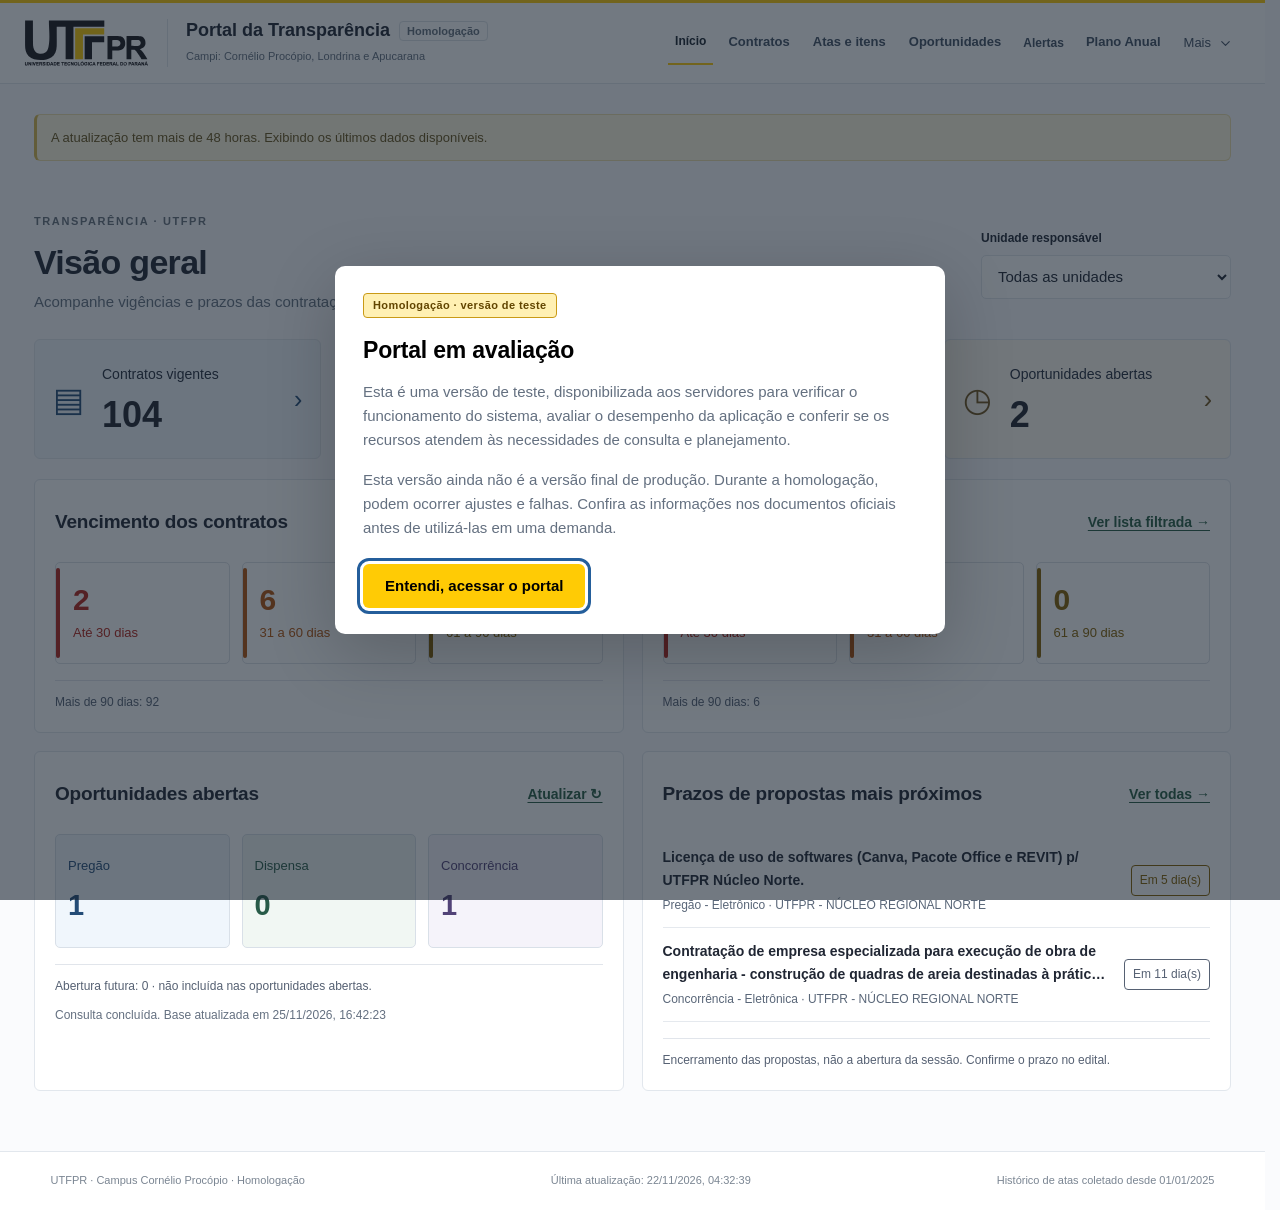
<file: index.html>
<!DOCTYPE html>
<html lang="pt-BR">

<head>
    <!-- URL HTTPS do Worker, sem barra final; deixe vazio até configurar. -->
    <meta name="central-contratos-api" content="https://utfpr-central-contratos.matheusfernandomollon.workers.dev">
    <title>Portal da Transparência · UTFPR</title>
    <base target="_top">
    <meta charset="utf-8">
    <meta name="viewport" content="width=device-width, initial-scale=1">
    <link rel="stylesheet" href="./styles.css?v=20261027-checkpoint6">
    <style id="officialDataNoticeStyle">
        /* Avisos dos dados oficiais; erros e indicadores de consulta preservam seus estados. */
        #notice.notice:not(.error):not(.query-error):not(.query-loading) {
            background: #fff8df;
            color: #68531b;
            border: 1px solid #efdfaa;
            border-left: 3px solid #d9b74b;
            border-radius: 6px;
            padding: 12px 14px;
            line-height: 1.65
        }
    </style>
</head>

<body data-tela="inicio">
    <a class="skip" href="#principal">Ir para o conteúdo</a>
    <header class="header">
        <div class="brand">
            <svg xmlns="http://www.w3.org/2000/svg" version="1.1" width="190" height="76" class="utfpr-logo" role="img"
                aria-label="UTFPR — Universidade Tecnológica Federal do Paraná" viewBox="0 0 1024 407"
                style="max-width:100%;height:auto">
                <path
                    d="M0 0 C21.12 0 42.24 0 64 0 C64.01 5.98 64.03 11.97 64.04 18.13 C64.09 37.36 64.16 56.58 64.23 75.8 C64.24 78.79 64.25 81.78 64.26 84.78 C64.26 85.37 64.27 85.97 64.27 86.58 C64.3 96.19 64.33 105.79 64.35 115.4 C64.37 125.28 64.41 135.16 64.45 145.04 C64.47 150.58 64.49 156.12 64.5 161.66 C64.5 166.89 64.52 172.12 64.55 177.35 C64.56 179.26 64.57 181.16 64.57 183.06 C64.55 209.56 67.74 236.63 86.59 256.74 C93.27 262.99 101.33 266.38 110 269 C110.37 269.11 110.37 269.11 112.25 269.69 C130.16 274.17 149.7 271.15 165.5 261.93 C181.56 251.99 187.47 233.65 191.66 216.27 C206.87 145.8 194.64 72.1 195 0 C344.82 0 494.64 0 649 0 C649 16.5 649 33 649 50 C565.51 50 482.02 50 396 50 C396 138.11 396 226.22 396 317 C374.88 317 353.76 317 332 317 C332 228.89 332 140.78 332 50 C307.91 50 283.82 50 259 50 C259.05 61.84 259.09 73.67 259.14 85.87 C259.16 93.41 259.18 100.96 259.2 108.5 C259.22 120.44 259.25 132.39 259.3 144.34 C259.34 153.04 259.37 161.75 259.38 170.45 C259.38 175.05 259.39 179.65 259.42 184.24 C259.64 219.83 258.09 254.89 235 284 C234.4 284.77 233.79 285.54 233.17 286.34 C213.99 309.35 182.03 319.19 153.12 321.82 C145.51 322.26 137.88 322.24 130.25 322.25 C129.33 322.25 128.42 322.25 127.47 322.25 C90.7 322.21 55.57 315 27.81 289.31 C4.62 264.9 -0.34 231.36 -0.23 199.12 C-0.23 196.94 -0.23 194.76 -0.23 192.59 C-0.23 187.92 -0.22 183.26 -0.21 178.59 C-0.2 171.85 -0.19 165.1 -0.19 158.36 C-0.18 147.41 -0.17 136.47 -0.15 125.52 C-0.13 114.9 -0.12 104.28 -0.11 93.65 C-0.11 93 -0.11 92.34 -0.11 91.66 C-0.11 88.37 -0.1 85.08 -0.1 81.78 C-0.08 54.52 -0.04 27.26 0 0 Z "
                    fill="#19161A" transform="translate(9,20)" />
                <path
                    d="M0 0 C78.54 0 157.08 0 238 0 C238 16.83 238 33.66 238 51 C180.58 51 123.16 51 64 51 C64 117.99 64 184.98 64 254 C42.88 254 21.76 254 0 254 C0 170.18 0 86.36 0 0 Z "
                    fill="#FECC00" transform="translate(419,83)" />
                <path
                    d="M0 0 C124.86 0 124.86 0 141.09 14.93 C153.24 28.07 155.67 43.57 155.13 60.69 C154.38 73.82 147.65 85.26 138 94 C130.56 99.33 122.78 102.41 114 105 C112 105.65 110 106.33 108 107 C108.53 107.33 109.07 107.66 109.62 108 C128.76 120.21 139.24 138.1 151 157 C151.93 158.49 152.87 159.99 153.8 161.48 C155.04 163.46 156.27 165.43 157.5 167.41 C159.51 170.64 161.54 173.84 163.61 177.02 C164.04 177.67 164.46 178.32 164.89 178.99 C165.69 180.21 166.5 181.44 167.31 182.66 C170 186.78 170 186.78 170 189 C163.58 189.25 157.16 189.43 150.73 189.55 C148.55 189.6 146.36 189.67 144.18 189.75 C125.01 190.5 125.01 190.5 121.11 186.94 C119.29 184.35 118.12 181.95 117 179 C116.32 177.92 115.6 176.85 114.85 175.82 C114.26 174.93 113.67 174.04 113.06 173.12 C112.73 172.62 112.39 172.12 112.05 171.6 C110.44 169.18 108.84 166.76 107.24 164.34 C105.17 161.22 103.09 158.11 101 155 C100.45 154.19 99.91 153.37 99.35 152.53 C74.96 116.27 74.96 116.27 60 112 C53.07 111.67 46.14 111.34 39 111 C39 136.74 39 162.48 39 189 C26.13 189 13.26 189 0 189 C0 126.63 0 64.26 0 0 Z M39 33 C39 48.51 39 64.02 39 80 C46.61 80.04 54.22 80.08 62.06 80.12 C64.43 80.14 66.8 80.16 69.24 80.18 C100.29 80.33 100.29 80.33 109.83 72.5 C114.67 67.39 115.74 61.92 116 55 C115.52 48.23 113.9 42.41 108.65 37.82 C101.08 32.28 92.58 32.73 83.63 32.8 C82.34 32.81 81.05 32.81 79.76 32.81 C76.38 32.82 73.01 32.84 69.63 32.86 C65.57 32.89 61.51 32.9 57.45 32.91 C51.3 32.93 45.15 32.97 39 33 Z "
                    fill="#19161A" transform="translate(840,147)" />
                <path
                    d="M0 0 C52.8 0 105.6 0 160 0 C160 16.5 160 33 160 50 C127 50 94 50 60 50 C60 95.87 60 141.74 60 189 C40.2 189 20.4 189 0 189 C0 126.63 0 64.26 0 0 Z "
                    fill="#19171B" transform="translate(497,148)" />
                <path
                    d="M0 0 C113.25 0 113.25 0 130.69 16.25 C144.37 30.69 145.66 48.33 145.24 67.11 C144.73 82.21 136.84 94.83 126 105 C107.44 119.58 84.36 118.3 62 118.12 C54.41 118.08 46.82 118.04 39 118 C39 141.43 39 164.86 39 189 C26.13 189 13.26 189 0 189 C0 126.63 0 64.26 0 0 Z M39 33 C39 50.49 39 67.98 39 86 C88.33 86.44 88.33 86.44 98.82 77.43 C103.71 72.33 106.04 66.02 106.38 59 C105.99 51.33 103.28 45.3 98.03 39.73 C90.29 33.13 80.92 32.85 71.23 32.9 C70.41 32.9 69.59 32.9 68.74 32.91 C65.7 32.91 62.66 32.92 59.62 32.94 C52.82 32.96 46.01 32.98 39 33 Z "
                    fill="#19161A" transform="translate(684,147)" />
                <path
                    d="M0 0 C2.54 -0.04 5.07 -0.08 7.69 -0.12 C8.48 -0.14 9.27 -0.16 10.08 -0.18 C14.16 -0.21 17.31 0.04 21 2 C23.28 4.28 23.32 4.73 23.38 7.81 C23.3 12.15 22.02 13.98 19 17 C20.98 19.97 22.96 22.94 25 26 C28.9 17.43 32.44 8.72 36 0 C37.98 0 39.96 0 42 0 C53 23.1 53 23.1 53 28 C50.69 28 48.38 28 46 28 C45.84 27.01 45.84 27.01 45 22 C41.37 22.33 37.74 22.66 34 23 C33.34 24.65 32.68 26.3 32 28 C22.33 29.21 22.33 29.21 18 28 C15.47 25.61 14.1 23.38 12.53 20.29 C11 18 11 18 6 17 C6 20.63 6 24.26 6 28 C4.02 28 2.04 28 0 28 C0 18.76 0 9.52 0 0 Z M6 6 C6 7.98 6 9.96 6 12 C9.3 12 12.6 12 16 12 C16.38 10.34 16.71 8.68 17 7 C16 6 16 6 13.71 5.9 C12.8 5.91 11.88 5.93 10.94 5.94 C10.02 5.95 9.1 5.96 8.15 5.96 C7.44 5.98 6.73 5.99 6 6 Z M38 9 C37.34 11.64 36.68 14.28 36 17 C37.98 17 39.96 17 42 17 C41.48 14.24 40.89 11.67 40 9 C39.34 9 38.68 9 38 9 Z "
                    fill="#19161A" transform="translate(700,359)" />
                <path
                    d="M0 0 C2.54 -0.04 5.07 -0.08 7.69 -0.12 C8.48 -0.14 9.27 -0.16 10.08 -0.18 C14.16 -0.21 17.31 0.04 21 2 C23.01 4.46 23.14 6.44 22.88 9.5 C22.43 13.46 21.27 13.73 18 17 C20.31 19.97 22.62 22.94 25 26 C25.3 25.25 25.6 24.5 25.9 23.72 C27.01 20.94 28.11 18.16 29.22 15.37 C29.7 14.17 30.17 12.96 30.65 11.76 C31.34 10.03 32.03 8.3 32.71 6.57 C33.13 5.52 33.54 4.48 33.97 3.41 C35 1 35 1 36 0 C38 -0.04 40 -0.04 42 0 C43.57 3.83 45.14 7.65 46.7 11.48 C47.23 12.78 47.77 14.09 48.3 15.39 C49.07 17.26 49.83 19.13 50.59 21 C50.83 21.58 51.07 22.17 51.32 22.77 C53 26.89 53 26.89 53 28 C50.69 28 48.38 28 46 28 C45.34 26.02 44.68 24.04 44 22 C40.37 22 36.74 22 33 22 C32.84 22.82 32.84 22.82 32 27 C29.85 29.15 26.05 28.65 23.15 28.75 C19.66 28.64 18.14 28.12 15.5 25.8 C13.44 23.06 13.44 23.06 11.68 20.29 C10 18 10 18 6 17 C6 20.63 6 24.26 6 28 C4.02 28 2.04 28 0 28 C0 18.76 0 9.52 0 0 Z M6 6 C6 7.98 6 9.96 6 12 C7.46 12.05 8.92 12.09 10.38 12.12 C10.78 12.14 10.78 12.14 12.84 12.2 C15 12 15 12 17 10 C16.67 8.68 16.34 7.36 16 6 C12.7 6 9.4 6 6 6 Z M38 8 C37.01 10.97 36.02 13.94 35 17 C37.31 17 39.62 17 42 17 C41.01 14.03 40.02 11.06 39 8 C38.67 8 38.34 8 38 8 Z "
                    fill="#19161A" transform="translate(907,359)" />
                <path
                    d="M0 0 C2.54 -0.04 5.07 -0.08 7.69 -0.12 C8.48 -0.14 9.27 -0.16 10.08 -0.18 C14.16 -0.21 17.31 0.04 21 2 C23.01 4.46 23.14 6.44 22.88 9.5 C22.47 13.06 20.58 14.64 18 17 C18.51 17.71 19.01 18.42 19.53 19.15 C20.18 20.07 20.83 20.99 21.5 21.94 C22.15 22.85 22.8 23.77 23.47 24.71 C25 27 25 27 25 28 C22.16 28.58 19.81 28.77 17 28 C15.12 25.85 13.85 23.69 12.52 21.16 C11 19 11 19 6 17 C6 20.63 6 24.26 6 28 C4.02 28 2.04 28 0 28 C0 18.76 0 9.52 0 0 Z M6 6 C6 7.98 6 9.96 6 12 C8.97 12 11.94 12 15 12 C15.66 10.68 16.32 9.36 17 8 C16.67 7.34 16.34 6.68 16 6 C12.7 6 9.4 6 6 6 Z "
                    fill="#1A161A" transform="translate(125,359)" />
                <path
                    d="M0 0 C6 0 6 0 7.6 1.47 C7.79 1.8 7.79 1.8 8.77 3.5 C9.21 4.22 9.64 4.94 10.08 5.69 C10.51 6.45 10.94 7.21 11.38 8 C11.82 8.76 12.27 9.53 12.74 10.31 C13.85 12.2 14.93 14.1 16 16 C16.33 10.72 16.66 5.44 17 0 C18.65 0 20.3 0 22 0 C22 9.24 22 18.48 22 28 C16 28 16 28 14.49 26.71 C14.15 26.13 13.8 25.54 13.45 24.94 C13.06 24.31 12.67 23.67 12.27 23.02 C11.89 22.36 11.52 21.69 11.12 21 C10.72 20.33 10.32 19.66 9.91 18.98 C8.92 17.33 7.96 15.67 7 14 C6.67 18.62 6.34 23.24 6 28 C4.02 28 2.04 28 0 28 C0 18.76 0 9.52 0 0 Z "
                    fill="#19161A" transform="translate(962,359)" />
                <path
                    d="M0 0 C6 0 6 0 7.51 1.38 C7.85 2.01 8.2 2.63 8.55 3.28 C8.94 3.96 9.33 4.63 9.73 5.33 C10.11 6.05 10.48 6.76 10.88 7.5 C11.28 8.22 11.68 8.93 12.09 9.67 C13.08 11.43 14.04 13.22 15 15 C15.33 10.05 15.66 5.1 16 0 C17.98 0 19.96 0 22 0 C22 9.24 22 18.48 22 28 C20.02 28 18.04 28 16 28 C13.99 25.99 13.99 25.99 12.31 23.31 C11.75 22.44 11.19 21.57 10.61 20.68 C9.07 18.12 7.54 15.56 6 13 C5.67 17.95 5.34 22.9 5 28 C3.35 28 1.7 28 0 28 C0 18.76 0 9.52 0 0 Z "
                    fill="#19161A" transform="translate(384,359)" />
                <path
                    d="M0 0 C2.54 2.38 3.18 4.53 4 7.88 C-1.53 8.25 -1.53 8.25 -3.94 6.31 C-6.36 4.62 -6.93 4.77 -9.75 5.19 C-10.82 5.41 -11.89 5.64 -13 5.88 C-15.06 9.76 -15.3 12.82 -14.6 17.07 C-14 18.88 -14 18.88 -11.88 20.94 C-8.1 22.17 -5.86 21.71 -2 20.88 C-2 19.56 -2 18.24 -2 16.88 C-3.98 16.88 -5.96 16.88 -8 16.88 C-8 15.23 -8 13.57 -8 11.88 C-4.04 11.88 -0.08 11.88 4 11.88 C4 15.83 4 19.8 4 23.88 C-2.1 27.3 -5.86 28.99 -12.85 27.47 C-16.62 26.25 -18.5 24.65 -20.44 21.19 C-22.77 15.71 -22.81 11.22 -20.88 5.62 C-15.74 -1.9 -8.36 -3.13 0 0 Z "
                    fill="#19161A" transform="translate(515,360.125)" />
                <path
                    d="M0 0 C14 0 14 0 20 3 C23.83 7.23 24.29 11.21 24.22 16.71 C23.82 20.85 22.31 23.61 19.44 26.65 C15.77 28.68 12.36 28.32 8.25 28.19 C5.53 28.13 2.8 28.06 0 28 C0 18.76 0 9.52 0 0 Z M6 6 C6 11.61 6 17.22 6 23 C12.84 23.2 12.84 23.2 15 23 C18.09 19.91 17.96 16.25 18 12 C16.76 7.76 16.76 7.76 15 6 C12 5.86 9.01 5.96 6 6 Z "
                    fill="#19171A" transform="translate(647,359)" />
                <path
                    d="M0 0 C3.23 1.48 5.72 3.27 8 6 C9.66 10.98 10.08 16.92 8.32 21.95 C6.01 25.75 3.1 27.55 -1 29 C-6.01 29.64 -9.23 29 -13.49 26.25 C-16.62 23.66 -17.77 20.8 -18.28 16.82 C-18.49 11.84 -17.92 8.19 -15 4 C-10.73 -0.39 -5.9 -0.92 0 0 Z M-10 7 C-12.32 10.76 -12.16 13.99 -11.47 18.2 C-10.83 20.63 -10.16 21.69 -8 23 C-5.18 23.94 -3.64 24.22 -0.81 23.25 C1.12 21.92 1.89 21.05 3 19 C3.65 15.34 3.92 11.59 2.02 8.3 C0.19 6.34 -1.43 5.12 -4.06 4.56 C-6.42 5.09 -8.01 5.6 -10 7 Z "
                    fill="#19161A" transform="translate(428,359)" />
                <path
                    d="M0 0 C14 0 14 0 20 3 C23.84 8.12 23.7 13.79 23 20 C21.42 23.79 19.55 25.96 16 28 C13.24 28.36 10.53 28.28 7.75 28.19 C5.19 28.13 2.63 28.06 0 28 C0 18.76 0 9.52 0 0 Z M6 6 C6 11.61 6 17.22 6 23 C14 23 14 23 16 21.56 C17.83 16.88 17.83 12.12 16 7.44 C14 6 14 6 6 6 Z "
                    fill="#19161A" transform="translate(244,359)" />
                <path
                    d="M0 0 C3.21 2.82 4.88 5.48 5.46 9.75 C5.45 10.76 5.45 11.77 5.44 12.81 C5.45 13.82 5.45 14.83 5.46 15.88 C4.93 19.78 3.47 22.36 0.74 25.18 C-3.4 28.05 -6.97 28.63 -11.94 27.81 C-15.29 26.83 -17.49 25.35 -19.75 22.62 C-22.38 16.39 -22.46 11.15 -20 4.8 C-16.03 -2.63 -7.2 -2.91 0 0 Z M-13.94 5.81 C-15.55 9.19 -16.28 12.96 -15.6 16.67 C-14.34 19.68 -12.9 20.83 -10.06 22.38 C-6.94 22.81 -6.94 22.81 -4.12 21.56 C-1.75 19.66 -1.07 18.8 -0.66 15.82 C-0.4 9.75 -0.4 9.75 -1.91 7.11 C-3.74 5.16 -5.36 3.93 -8 3.38 C-10.3 3.89 -11.93 4.55 -13.94 5.81 Z "
                    fill="#19161A" transform="translate(836.9375,360.1875)" />
                <path
                    d="M0 0 C14 0 14 0 20 3 C23.84 8.12 23.7 13.79 23 20 C21.42 23.79 19.55 25.96 16 28 C13.24 28.36 10.53 28.28 7.75 28.19 C5.19 28.13 2.63 28.06 0 28 C0 18.76 0 9.52 0 0 Z M6 6 C6 11.61 6 17.22 6 23 C14 23 14 23 15.98 21.84 C17.38 19.31 17.4 17.39 17.38 14.5 C17.38 13.54 17.39 12.58 17.4 11.59 C17 9 17 9 15.98 7.16 C14 6 14 6 6 6 Z "
                    fill="#19161A" transform="translate(789,359)" />
                <path
                    d="M0 0 C3.23 1.48 5.72 3.27 8 6 C9.66 10.98 10.08 16.92 8.32 21.95 C6.01 25.75 3.1 27.55 -1 29 C-6.02 29.82 -9.71 28.83 -14 26 C-17.49 21.91 -17.99 17.23 -18 12 C-17.56 7.95 -16.52 5.49 -13.5 2.62 C-8.93 -0.35 -5.39 -0.53 0 0 Z M-11 9 C-12.21 12.96 -12.38 15.98 -10.94 19.88 C-8.45 22.6 -6.61 23.34 -3 24 C0.08 23.06 1.48 21.79 3 19 C3.65 15.35 3.9 11.61 2.05 8.3 C0.06 6.11 -1.68 5.07 -4.56 4.44 C-7.93 5.21 -9.01 6.16 -11 9 Z "
                    fill="#1A161A" transform="translate(481,359)" />
                <path
                    d="M0 0 C14 0 14 0 19 3 C22.77 7.31 23.29 11.17 23.22 16.71 C22.82 20.86 21.32 23.63 18.41 26.65 C14.88 28.63 11.71 28.32 7.75 28.19 C5.19 28.13 2.63 28.06 0 28 C0 18.76 0 9.52 0 0 Z M6 6 C6 11.61 6 17.22 6 23 C14 23 14 23 16 21.56 C17.83 16.88 17.83 12.12 16 7.44 C14 6 14 6 6 6 Z "
                    fill="#19171A" transform="translate(189,359)" />
                <path
                    d="M0 0 C6 0 6 0 7.6 1.56 C7.99 2.27 8.37 2.98 8.77 3.72 C9.21 4.49 9.64 5.25 10.08 6.04 C10.51 6.85 10.94 7.66 11.38 8.5 C11.6 8.91 11.6 8.91 12.74 10.96 C13.85 12.96 14.93 14.98 16 17 C16.33 11.39 16.66 5.78 17 0 C18.65 0 20.3 0 22 0 C22 9.24 22 18.48 22 28 C20.02 28 18.04 28 16 28 C13.99 25.99 13.99 25.99 12.31 23.31 C11.75 22.44 11.19 21.57 10.61 20.68 C9.07 18.12 7.54 15.56 6 13 C5.67 17.95 5.34 22.9 5 28 C3.35 28 1.7 28 0 28 C0 18.76 0 9.52 0 0 Z "
                    fill="#19161A" transform="translate(36,359)" />
                <path
                    d="M0 0 C6.93 0 13.86 0 21 0 C21 1.98 21 3.96 21 6 C16.05 6 11.1 6 6 6 C6 7.65 6 9.3 6 11 C10.62 11 15.24 11 20 11 C20 12.65 20 14.3 20 16 C15.38 16 10.76 16 6 16 C6 18.31 6 20.62 6 23 C11.28 23 16.56 23 22 23 C22 24.65 22 26.3 22 28 C14.74 28 7.48 28 0 28 C0 18.76 0 9.52 0 0 Z "
                    fill="#1A171B" transform="translate(271,359)" />
                <path
                    d="M0 0 C6.93 0 13.86 0 21 0 C21 1.98 21 3.96 21 6 C16.05 6 11.1 6 6 6 C6 7.65 6 9.3 6 11 C10.62 11 15.24 11 20 11 C20 12.65 20 14.3 20 16 C15.38 16 10.76 16 6 16 C6 18.31 6 20.62 6 23 C10.95 23 15.9 23 21 23 C21 24.65 21 26.3 21 28 C14.07 28 7.14 28 0 28 C0 18.76 0 9.52 0 0 Z "
                    fill="#1A171A" transform="translate(675,359)" />
                <path
                    d="M0 0 C6.93 0 13.86 0 21 0 C21 1.98 21 3.96 21 6 C16.05 6 11.1 6 6 6 C6 7.65 6 9.3 6 11 C10.62 11 15.24 11 20 11 C20 12.65 20 14.3 20 16 C15.38 16 10.76 16 6 16 C6 18.31 6 20.62 6 23 C10.95 23 15.9 23 21 23 C21 24.65 21 26.3 21 28 C14.07 28 7.14 28 0 28 C0 18.76 0 9.52 0 0 Z "
                    fill="#1A171A" transform="translate(622,359)" />
                <path
                    d="M0 0 C6.6 0 13.2 0 20 0 C20 1.98 20 3.96 20 6 C15.38 6 10.76 6 6 6 C6 7.65 6 9.3 6 11 C10.29 11 14.58 11 19 11 C19 12.65 19 14.3 19 16 C14.71 16 10.42 16 6 16 C6 18.31 6 20.62 6 23 C10.95 23 15.9 23 21 23 C21 24.65 21 26.3 21 28 C14.07 28 7.14 28 0 28 C0 18.76 0 9.52 0 0 Z "
                    fill="#1A171B" transform="translate(331,359)" />
                <path
                    d="M0 0 C2.28 1.4 2.89 2.61 3.8 5.1 C3.8 6.09 3.8 7.08 3.8 8.1 C0.93 8.29 0.93 8.29 -2.2 8.1 C-2.87 7.1 -3.53 6.1 -4.2 5.1 C-7.32 4.91 -7.32 4.91 -10.2 5.1 C-10.53 6.09 -10.86 7.08 -11.2 8.1 C-10.46 8.26 -9.73 8.42 -8.97 8.58 C1.4 11.06 1.4 11.06 4.8 16.1 C5.43 19.1 5.43 19.1 4.8 22.1 C2.9 24.71 0.7 26.65 -2.2 28.1 C-6.12 28.55 -9.35 28.46 -13.01 26.91 C-15.49 24.86 -16.8 22.98 -18.2 20.1 C-18.2 19.44 -18.2 18.78 -18.2 18.1 C-16.22 17.77 -14.24 17.44 -12.2 17.1 C-11.97 17.74 -11.75 18.38 -11.51 19.04 C-10.2 21.1 -10.2 21.1 -7.76 21.85 C-5.2 22.1 -5.2 22.1 -2.2 22.1 C-2.53 20.45 -2.86 18.8 -3.2 17.1 C-3.54 17.02 -3.54 17.02 -5.25 16.62 C-13.45 14.47 -13.45 14.47 -15.89 11.85 C-17.37 8.74 -17.61 7.01 -16.86 3.68 C-16.2 2.1 -16.2 2.1 -14.2 0.16 C-9.53 -1.49 -4.65 -1.9 0 0 Z "
                    fill="#1A161A" transform="translate(169.19921875,359.8984375)" />
                <path
                    d="M0 0 C6.6 0 13.2 0 20 0 C20 1.98 20 3.96 20 6 C15.05 6 10.1 6 5 6 C5 7.65 5 9.3 5 11 C9.62 11 14.24 11 19 11 C19 12.65 19 14.3 19 16 C14.38 16 9.76 16 5 16 C5 18.31 5 20.62 5 23 C10.28 23 15.56 23 21 23 C21 24.65 21 26.3 21 28 C14.07 28 7.14 28 0 28 C0 18.76 0 9.52 0 0 Z "
                    fill="#1A171B" transform="translate(100,359)" />
                <path
                    d="M0 0 C1.98 0 3.96 0 6 0 C10.07 9.21 13.73 18.48 17 28 C14.69 28 12.38 28 10 28 C9.34 26.35 8.68 24.7 8 23 C4.7 23 1.4 23 -2 23 C-2.33 23.82 -2.33 23.82 -4 28 C-6.31 28 -8.62 28 -11 28 C-7.52 18.58 -3.95 9.23 0 0 Z M2 9 C0.74 11.91 0 13.8 0 17 C1.98 17 3.96 17 6 17 C5.72 15.85 5.42 14.71 5.12 13.56 C4.96 12.92 4.8 12.29 4.63 11.63 C4 10 4 10 2 9 Z "
                    fill="#19161A" transform="translate(570,359)" />
                <path
                    d="M0 0 C2.31 0 4.62 0 7 0 C8.43 3.5 9.85 7.01 11.27 10.52 C11.76 11.71 12.24 12.9 12.73 14.09 C13.43 15.81 14.12 17.52 14.81 19.24 C15.23 20.27 15.65 21.3 16.08 22.36 C17 25 17 25 17 28 C15.02 28 13.04 28 11 28 C10.34 26.02 9.68 24.04 9 22 C5.37 22 1.74 22 -2 22 C-2.66 23.98 -3.32 25.96 -4 28 C-5.98 28 -7.96 28 -10 28 C-7.46 18.38 -3.68 9.23 0 0 Z M3 8 C2.01 10.97 1.02 13.94 0 17 C2.31 17 4.62 17 7 17 C6.01 14.03 5.02 11.06 4 8 C3.67 8 3.34 8 3 8 Z "
                    fill="#19161A" transform="translate(887,359)" />
                <path
                    d="M0 0 C2.31 0 4.62 0 7 0 C8.57 3.83 10.14 7.65 11.7 11.48 C12.23 12.78 12.77 14.09 13.3 15.39 C14.07 17.26 14.83 19.13 15.59 21 C15.71 21.29 15.71 21.29 16.32 22.77 C18 26.89 18 26.89 18 28 C15.69 28 13.38 28 11 28 C10.34 26.35 9.68 24.7 9 23 C5.37 22.67 1.74 22.34 -2 22 C-2.66 23.98 -3.32 25.96 -4 28 C-5.98 28 -7.96 28 -10 28 C-7.91 21.59 -5.66 15.26 -3.31 8.94 C-2.99 8.07 -2.67 7.21 -2.34 6.31 C-1.56 4.21 -0.78 2.1 0 0 Z M3 8 C2.01 10.97 1.02 13.94 0 17 C2.31 17 4.62 17 7 17 C6.01 14.03 5.02 11.06 4 8 C3.67 8 3.34 8 3 8 Z "
                    fill="#19161A" transform="translate(997,359)" />
                <path
                    d="M0 0 C1.98 0 3.96 0 6 0 C17 23.1 17 23.1 17 28 C14.69 28 12.38 28 10 28 C9.67 26.02 9.34 24.04 9 22 C5.37 22.33 1.74 22.66 -2 23 C-2.33 23.82 -2.33 23.82 -4 28 C-5.98 28 -7.96 28 -10 28 C-9.36 24.28 -8.32 20.98 -6.93 17.48 C-6.73 16.97 -6.73 16.97 -5.71 14.38 C-5.29 13.33 -4.87 12.27 -4.44 11.19 C-4.01 10.1 -3.58 9.02 -3.15 7.93 C-2.1 5.29 -1.05 2.64 0 0 Z M3 9 C0 14.75 0 14.75 0 17 C1.98 17 3.96 17 6 17 C5.25 11.25 5.25 11.25 3 9 Z "
                    fill="#19161A" transform="translate(224,359)" />
                <path
                    d="M0 0 C1.98 0 3.96 0 6 0 C6.03 0.6 6.05 1.19 6.08 1.8 C6.19 4.49 6.31 7.18 6.44 9.88 C6.48 10.81 6.52 11.75 6.56 12.71 C6.6 13.61 6.64 14.51 6.68 15.43 C6.72 16.26 6.76 17.08 6.79 17.94 C7 20 7 20 8 22 C10.97 23.09 11.88 23.04 15 22 C16.09 17.42 16.32 12.87 16.56 8.19 C16.61 7.4 16.65 6.61 16.69 5.8 C16.8 3.87 16.9 1.93 17 0 C18.65 0 20.3 0 22 0 C22.12 3.92 22.19 7.83 22.25 11.75 C22.28 12.86 22.32 13.97 22.35 15.12 C22.36 16.19 22.38 17.26 22.39 18.36 C22.41 19.34 22.43 20.33 22.45 21.34 C21.87 24.73 20.63 25.86 18 28 C14.55 29.73 10.78 29.36 7 29 C3.71 27.67 2.43 26.89 0.88 23.7 C-0.03 20.92 -0.23 18.83 -0.2 15.92 C-0.19 14.99 -0.18 14.06 -0.18 13.1 C-0.16 12.14 -0.14 11.18 -0.12 10.19 C-0.12 9.21 -0.11 8.23 -0.1 7.22 C-0.07 4.81 -0.04 2.41 0 0 Z "
                    fill="#19161A" transform="translate(8,359)" />
                <path
                    d="M0 0 C14 0 14 0 20 3 C21.6 6.2 21.4 9.49 21 13 C19.26 16.24 18.53 16.82 15 18 C13.44 18.07 11.87 18.09 10.31 18.06 C8.89 18.04 7.47 18.02 6 18 C6 21.3 6 24.6 6 28 C4.02 28 2.04 28 0 28 C0 18.76 0 9.52 0 0 Z M6 6 C6 8.31 6 10.62 6 13 C12.43 13.29 12.43 13.29 15 11 C14.67 9.35 14.34 7.7 14 6 C11.36 6 8.72 6 6 6 Z "
                    fill="#19161A" transform="translate(857,359)" />
                <path
                    d="M0 0 C2.5 1.28 4.33 2.74 6 5 C6.38 7.31 6.38 7.31 6 9 C3.75 9.75 3.75 9.75 1 10 C0.36 9.34 -0.28 8.68 -0.94 8 C-1.62 7.34 -2.3 6.68 -3 6 C-6.19 6.12 -6.19 6.12 -9 7 C-10.29 9.57 -10.24 11.57 -10.31 14.44 C-10.35 15.41 -10.39 16.37 -10.43 17.37 C-10 20 -10 20 -8.14 21.89 C-6 23 -6 23 -3.38 22.38 C-1.11 21.06 -0.15 20.3 1 18 C2.98 18.33 4.96 18.66 7 19 C4.84 25.36 4.84 25.36 1.38 28 C-2.72 29.63 -6.85 29.25 -11 28 C-14.15 26.09 -15.74 23.53 -17.38 20.25 C-18.43 14.74 -18.2 9.43 -15.19 4.56 C-11 -0.34 -6.2 -1.06 0 0 Z "
                    fill="#1A161B" transform="translate(551,359)" />
                <path
                    d="M0 0 C2.51 1.27 4.33 2.74 6 5 C6.38 7.31 6.38 7.31 6 9 C4.02 9.33 2.04 9.66 0 10 C-0.33 9.01 -0.66 8.02 -1 7 C-3.81 6.31 -3.81 6.31 -7 6 C-9.08 7.51 -9.86 8.71 -11 11 C-10.91 13.09 -10.91 13.09 -10.62 15.5 C-10.58 15.9 -10.58 15.9 -10.35 17.91 C-10 20 -10 20 -9 22 C-6.75 22.94 -6.75 22.94 -4 23 C-2.61 21.8 -1.47 20.47 -0.27 19.08 C1 18 1 18 3.81 18.19 C4.53 18.46 5.26 18.72 6 19 C5.67 21.93 5.14 23.79 3.5 26.25 C-0.15 28.81 -3.59 29.2 -8 29 C-12.18 27.9 -14.71 25.61 -17 22 C-18.47 16.11 -18.45 10.56 -16 5 C-10.98 0.23 -6.81 -1.03 0 0 Z "
                    fill="#19161A" transform="translate(373,359)" />
                <path
                    d="M0 0 C2.31 0 4.62 0 7 0 C8.98 5.94 10.96 11.88 13 18 C15.41 12.03 17.77 6.04 20 0 C21.98 0 23.96 0 26 0 C25.34 6.12 23.08 11.64 20.94 17.38 C20.56 18.4 20.18 19.42 19.79 20.47 C18.87 22.98 17.94 25.49 17 28 C14.69 28 12.38 28 10 28 C7.21 21.52 4.57 15.01 2.19 8.38 C2.08 8.07 2.08 8.07 1.52 6.55 C0 2.25 0 2.25 0 0 Z "
                    fill="#19161A" transform="translate(71,359)" />
                <path
                    d="M0 0 C6.27 0 12.54 0 19 0 C19 1.98 19 3.96 19 6 C14.71 6 10.42 6 6 6 C6 7.98 6 9.96 6 12 C9.63 12 13.26 12 17 12 C17 13.65 17 15.3 17 17 C13.37 17 9.74 17 6 17 C6 20.63 6 24.26 6 28 C4.02 28 2.04 28 0 28 C0 18.76 0 9.52 0 0 Z "
                    fill="#1A171B" transform="translate(599,359)" />
                <path
                    d="M0 0 C7.59 0 15.18 0 23 0 C23 1.98 23 3.96 23 6 C20.03 6 17.06 6 14 6 C14 13.26 14 20.52 14 28 C12.35 28 10.7 28 9 28 C9 20.74 9 13.48 9 6 C6.03 6 3.06 6 0 6 C0 4.02 0 2.04 0 0 Z "
                    fill="#1A171A" transform="translate(305,359)" />
                <path
                    d="M0 0 C1.98 0 3.96 0 6 0 C6 7.26 6 14.52 6 22 C10.62 22 15.24 22 20 22 C20 23.65 20 25.3 20 27 C13.4 27 6.8 27 0 27 C0 18.09 0 9.18 0 0 Z "
                    fill="#19171B" transform="translate(441,360)" />
                <path
                    d="M0 0 C1.98 0 3.96 0 6 0 C6 7.26 6 14.52 6 22 C10.29 22 14.58 22 19 22 C19 23.65 19 25.3 19 27 C12.73 27 6.46 27 0 27 C0 18.09 0 9.18 0 0 Z "
                    fill="#1A171B" transform="translate(756,360)" />
                <path d="M0 0 C1.98 0 3.96 0 6 0 C6 9.24 6 18.48 6 28 C4.02 28 2.04 28 0 28 C0 18.76 0 9.52 0 0 Z "
                    fill="#1A161A" transform="translate(524,359)" />
                <path d="M0 0 C1.98 0 3.96 0 6 0 C6 9.24 6 18.48 6 28 C4.02 28 2.04 28 0 28 C0 18.76 0 9.52 0 0 Z "
                    fill="#19161A" transform="translate(178,359)" />
                <path d="M0 0 C1.98 0 3.96 0 6 0 C6 9.24 6 18.48 6 28 C4.02 28 2.04 28 0 28 C0 18.76 0 9.52 0 0 Z "
                    fill="#19161A" transform="translate(63,359)" />
                <path
                    d="M0 0 C1.98 0 3.96 0 6 0 C3.62 4.23 3.62 4.23 2 6 C-0.75 6.38 -0.75 6.38 -3 6 C-2.01 4.02 -1.02 2.04 0 0 Z "
                    fill="#19161A" transform="translate(1000,352)" />
                <path
                    d="M0 0 C2.31 0 4.62 0 7 0 C4.62 4.23 4.62 4.23 3 6 C0.25 6.38 0.25 6.38 -2 6 C-1.34 4.02 -0.68 2.04 0 0 Z "
                    fill="#19161A" transform="translate(475,352)" />
            </svg>
            <div class="brand-title">
                <div class="portal-title"><strong>Portal da Transparência</strong><span
                        class="homologacao-badge">Homologação</span></div><span>Campi: Cornélio Procópio, Londrina e
                    Apucarana</span>
            </div>
        </div>
        <nav aria-label="Navegação principal"><button data-view="inicio">Início</button><button
                data-view="contratos">Contratos</button><button data-view="atas">Atas e itens</button><button
                data-view="atas-externas">Atas externas</button><button
                data-view="oportunidades">Oportunidades</button><button data-view="pca">Plano Anual</button><button
                data-view="orientacoes">Orientações</button></nav>
    </header>
    <main id="principal" tabindex="-1">
        <div id="notice" role="status" class="notice">Carregando dados publicados…</div>
        <section id="home" class="dashboard-home">
            <div class="dashboard-heading">
                <div><span class="eyebrow">TRANSPARÊNCIA · UTFPR</span>
                    <h1>Visão geral</h1>
                    <p>Acompanhe vigências e prazos das contratações.</p>
                </div>
                <div class="field"><label for="dashboardUnit">Unidade responsável</label><select id="dashboardUnit">
                        <option value="">Todas as unidades</option>
                        <option value="153176">Regional Norte · 153176</option>
                        <option value="150148">Londrina · 150148</option>
                        <option value="150149">Apucarana · 150149</option>
                    </select></div>
            </div>
            <div class="dashboard-totals">
                <button class="dashboard-total tone-blue" id="dashboardContracts"><span class="dashboard-icon"
                        aria-hidden="true">▤</span><span><span>Contratos vigentes</span><strong
                            id="nContratos">—</strong></span><span aria-hidden="true">›</span></button>
                <button class="dashboard-total tone-green" id="dashboardAtas"><span class="dashboard-icon"
                        aria-hidden="true">☷</span><span><span>Atas vigentes</span><strong
                            id="nAtas">—</strong></span><span aria-hidden="true">›</span></button>
                <button class="dashboard-total tone-purple" id="dashboardItems"><span class="dashboard-icon"
                        aria-hidden="true">▦</span><span><span>Itens em atas vigentes</span><strong
                            id="nItens">—</strong></span><span aria-hidden="true">›</span></button>
                <button class="dashboard-total tone-cream" id="dashboardOpportunities"><span class="dashboard-icon"
                        aria-hidden="true">◷</span><span><span>Oportunidades abertas</span><strong
                            id="dashboardOpenCount">—</strong></span><span aria-hidden="true">›</span></button>
            </div>
            <div class="dashboard-grid">
                <section class="dashboard-panel">
                    <div class="dashboard-panel-title">
                        <h2>Vencimento dos contratos</h2><button id="dashboardAllContracts" class="dashboard-link">Ver
                            lista filtrada →</button>
                    </div>
                    <div id="dashboardContractExpiry" class="dashboard-expiry"></div>
                    <p id="dashboardContractOther" class="dashboard-footnote">Aguardando a base publicada.</p>
                </section>
                <section class="dashboard-panel">
                    <div class="dashboard-panel-title">
                        <h2>Vencimento das atas</h2><button id="dashboardAllAtas" class="dashboard-link">Ver lista
                            filtrada →</button>
                    </div>
                    <div id="dashboardAtaExpiry" class="dashboard-expiry"></div>
                    <p id="dashboardAtaOther" class="dashboard-footnote">Aguardando a base publicada.</p>
                </section>
                <section class="dashboard-panel">
                    <div class="dashboard-panel-title">
                        <h2>Oportunidades abertas</h2><button id="dashboardRefresh" class="dashboard-link">Atualizar
                            ↻</button>
                    </div>
                    <div id="dashboardModalities" class="dashboard-modalities"></div>
                    <p id="dashboardFuture" class="dashboard-footnote">Prazo de propostas em andamento.</p>
                    <p id="dashboardOpportunityStatus" class="hint" role="status">Aguardando consulta ao PNCP.</p>
                </section>
                <section class="dashboard-panel">
                    <div class="dashboard-panel-title">
                        <h2>Prazos de propostas mais próximos</h2><button id="dashboardAllOpportunities"
                            class="dashboard-link">Ver todas →</button>
                    </div>
                    <div id="dashboardDeadlines" class="dashboard-deadlines"></div>
                    <p class="dashboard-footnote">Encerramento das propostas, não a abertura da sessão. Confirme o prazo
                        no edital.</p>
                </section>
            </div>
        </section>

        <section id="catalog" hidden>
            <div class="heading">
                <div><span class="eyebrow">CONSULTA PÚBLICA</span>
                    <h1 id="catalogTitle">Contratos</h1>
                    <p id="catalogSub">Consulte por ano, objeto e fornecedor.</p>
                </div><button id="reload" class="secondary">Recarregar dados</button>
            </div>
            <form id="filters" class="filters">
                <div class="field grow"><label for="query">Buscar por objeto, número ou fornecedor</label><input
                        id="query" type="search" maxlength="160" placeholder="O que você procura?"></div>
                <div class="field"><label for="campus">Câmpus</label><select id="campus">
                        <option value="">Todos os câmpus</option>
                        <option>Cornélio Procópio</option>
                        <option>Londrina</option>
                        <option>Apucarana</option>
                        <option value="Regional Norte">Regional Norte / não identificado</option>
                    </select></div>
                <div class="field"><label for="year">Ano do instrumento</label><select id="year">
                        <option value="">Todos os anos</option>
                    </select></div>
                <div class="field"><label for="status">Situação</label><select id="status">
                        <option value="Vigente">Vigentes</option>
                        <option value="">Todas</option>
                        <option>Encerrado</option>
                        <option>A iniciar</option>
                        <option>Inativo</option>
                        <option>Não confirmada</option>
                    </select></div><button type="submit" class="primary" id="applyFilters">Filtrar</button><button
                    type="button" id="clear" class="secondary">Limpar</button>
            </form>
            <div id="resultCount" class="result-count" aria-live="polite"></div>
            <div id="cards" class="cards"></div>
            <div class="pagination"><button id="prev" class="secondary">← Anterior</button><span
                    id="pageInfo"></span><button id="next" class="secondary">Próxima →</button></div>
        </section>
        <section id="externalAtas" hidden>
            <div class="heading">
                <div><span class="eyebrow">CONSULTA DIRETA AO PNCP</span>
                    <h1>Atas externas</h1>
                    <p>Atas vigentes da esfera federal que permitem adesão. Os resultados não são armazenados neste
                        portal.</p>
                </div>
            </div>
            <form id="externalFilters" class="filters external-filters">
                <div class="field grow"><label for="externalQuery">Palavra-chave</label><input id="externalQuery"
                        type="search" maxlength="160"
                        placeholder="Ex.: mobiliário, ar-condicionado ou material de laboratório"></div>
                <div class="field"><label for="externalType">Tipo de instrumento convocatório</label><select
                        id="externalType">
                        <option value="">Todos</option>
                        <option value="1">Edital</option>
                        <option value="2">Aviso de contratação direta</option>
                        <option value="3">Ato que autoriza a contratação direta</option>
                    </select></div>
                <div class="field"><label for="externalModality">Modalidade da contratação</label><select
                        id="externalModality">
                        <option value="">Todas</option>
                        <option value="1">Leilão — eletrônico</option>
                        <option value="2">Diálogo competitivo</option>
                        <option value="3">Concurso</option>
                        <option value="4">Concorrência — eletrônica</option>
                        <option value="5">Concorrência — presencial</option>
                        <option value="6">Pregão — eletrônico</option>
                        <option value="7">Pregão — presencial</option>
                        <option value="8">Dispensa</option>
                        <option value="9">Inexigibilidade</option>
                        <option value="10">Manifestação de interesse</option>
                        <option value="11">Pré-qualificação</option>
                        <option value="12">Credenciamento</option>
                        <option value="13">Leilão — presencial</option>
                    </select></div>
                <div class="field"><label for="externalUf">UF da unidade responsável</label><select id="externalUf">
                        <option value="">Todas</option>
                        <option value="AC">AC</option>
                        <option value="AL">AL</option>
                        <option value="AP">AP</option>
                        <option value="AM">AM</option>
                        <option value="BA">BA</option>
                        <option value="CE">CE</option>
                        <option value="DF">DF</option>
                        <option value="ES">ES</option>
                        <option value="GO">GO</option>
                        <option value="MA">MA</option>
                        <option value="MT">MT</option>
                        <option value="MS">MS</option>
                        <option value="MG">MG</option>
                        <option value="PA">PA</option>
                        <option value="PB">PB</option>
                        <option value="PR">PR</option>
                        <option value="PE">PE</option>
                        <option value="PI">PI</option>
                        <option value="RJ">RJ</option>
                        <option value="RN">RN</option>
                        <option value="RS">RS</option>
                        <option value="RO">RO</option>
                        <option value="RR">RR</option>
                        <option value="SC">SC</option>
                        <option value="SP">SP</option>
                        <option value="SE">SE</option>
                        <option value="TO">TO</option>
                    </select></div>
                <div class="field"><label for="externalPower">Poder</label><select id="externalPower">
                        <option value="">Todos</option>
                        <option value="E">Executivo</option>
                        <option value="L">Legislativo</option>
                        <option value="J">Judiciário</option>
                    </select></div>
                <div class="external-actions"><button type="submit" id="externalSearch" class="primary">Pesquisar no
                        PNCP</button><button type="button" id="externalClear" class="secondary">Limpar</button></div>
            </form>
            <p id="externalScope" class="external-scope"><strong>Filtros aplicados:</strong> esfera federal · atas
                vigentes · permite adesão · 25 resultados por página.</p>
            <p class="pncp-notice external-pncp-notice">Esta consulta depende diretamente do PNCP, que pode apresentar
                lentidão ou indisponibilidade. Uma falha na pesquisa externa não afeta os contratos e as atas da UTFPR
                publicados neste portal.</p>
            <div id="externalStatus" class="result-count" role="status" aria-live="polite">Aguardando consulta ao PNCP.
            </div>
            <div id="externalCards" class="cards external-cards"></div>
            <div class="pagination"><button id="externalPrev" class="secondary" disabled>← Anterior</button><span
                    id="externalPageInfo"></span><button id="externalNext" class="secondary" disabled>Próxima →</button>
            </div>
        </section>
        <section id="opportunities" hidden>
            <div class="heading">
                <div><span class="eyebrow">OPORTUNIDADES PUBLICADAS</span>
                    <h1>Oportunidades</h1>
                    <p>Dispensas, pregões e concorrências eletrônicas com recebimento de propostas aberto ou programado
                        nos campi da Regional Norte.</p>
                </div><button type="button" id="opportunityReload" class="secondary">Recarregar oportunidades</button>
            </div>
            <form id="opportunityFilters" class="filters opportunity-filters">
                <div class="field grow"><label for="opportunityQuery">Palavra-chave</label><input id="opportunityQuery"
                        type="search" maxlength="160" placeholder="Ex.: manutenção, mobiliário ou equipamentos"></div>
                <div class="field"><label for="opportunityCampus">Unidade</label><select id="opportunityCampus">
                        <option value="">Todas as unidades</option>
                        <option value="153176">Regional Norte · 153176</option>
                        <option value="150148">Londrina · 150148</option>
                        <option value="150149">Apucarana · 150149</option>
                    </select></div>
                <div class="field"><label for="opportunityModality">Modalidade</label><select id="opportunityModality">
                        <option value="">Todas</option>
                        <option value="8">Dispensa de licitação</option>
                        <option value="6">Pregão eletrônico</option>
                        <option value="4">Concorrência eletrônica</option>
                    </select></div><button type="submit" class="primary">Filtrar</button><button type="button"
                    id="opportunityClear" class="secondary">Limpar</button>
            </form>
            <p id="opportunityUpdated" class="external-scope" role="status">Aguardando a base de oportunidades.</p>
            <p class="external-scope"><strong>Filtros da fonte:</strong> UTFPR · UASGs 153176, 150148 e 150149 · somente
                oportunidades com propostas abertas ou com abertura futura.</p>
            <p class="pncp-notice external-pncp-notice">As oportunidades são coletadas periodicamente no PNCP e
                publicadas neste portal. A lista pode não refletir alterações recentes. Confirme prazos e documentos na
                fonte oficial antes da participação.</p>
            <div id="opportunityStatus" class="result-count" role="status" aria-live="polite">Aguardando a base
                publicada.</div>
            <div id="opportunityCards" class="cards opportunity-cards"></div>
            <div class="pagination"><button id="opportunityPrev" class="secondary" disabled>← Anterior</button><span
                    id="opportunityPageInfo"></span><button id="opportunityNext" class="secondary" disabled>Próxima
                    →</button></div>
        </section>
        <section id="annualPlan" hidden>
            <div class="heading">
                <div><span class="eyebrow">CONSULTA DIRETA AO PNCP</span>
                    <h1>Plano Anual de Contratações</h1>
                    <p>Consulte o PCA da UTFPR - Núcleo Regional Norte (UASG 153176) por exercício.</p>
                </div>
            </div>
            <form id="pcaForm" class="filters pca-filters">
                <div class="field"><label for="pcaYear">Ano do PCA</label><select id="pcaYear" required
                        aria-describedby="pcaYearHelp"></select></div><button type="submit" id="pcaSearch"
                    class="primary">Consultar plano</button>
            </form>
            <p id="pcaYearHelp" class="external-scope"><strong>Como consultar:</strong> selecione um ano entre 2022 e o
                próximo exercício. O portal localizará automaticamente o PCA da UASG 153176 e carregará seu resumo,
                categorias e itens.</p>
            <p class="pncp-notice external-pncp-notice">A consulta é realizada diretamente no PNCP e não é armazenada na
                planilha nem no arquivo de dados do portal. Valores e datas devem ser confirmados na fonte oficial.</p>
            <div id="pcaStatus" class="result-count" role="status" aria-live="polite">Selecione o ano e clique em
                “Consultar plano”.</div>
            <div id="pcaContent"></div>
        </section>
        <section id="guidance" hidden><span class="eyebrow">SOBRE A CONSULTA</span>
            <h1>Orientações</h1>
            <div class="info-box">
                <h2>Desenvolvimento e suporte</h2>
                <p>Este portal foi desenvolvido pela DIOMAI do Campus Cornélio Procópio da UTFPR para facilitar a gestão
                    e a consulta de contratos, atas de registro de preços e seus itens.</p>
                <p>Problemas e falhas de funcionamento podem ser reportados à DIOMAI-CP.</p>
                <h2>O que você encontra aqui</h2>
                <p>Contratos vinculados às UGs 153176 (Núcleo Regional Norte), 150148 (Campus Londrina) e 150149 (Campus
                    Apucarana), inclusive quando o instrumento não está vinculado à UG regional. As atas permanecem
                    restritas às gerenciadas pela UASG 153176.</p>
                <h2>Vigência e disponibilidade</h2>
                <p>A situação exibida considera datas e informações disponíveis na fonte. Um item em ata vigente não
                    significa que exista saldo disponível para contratação. Consulte o setor responsável antes de
                    formalizar uma demanda.</p>
                <h2>Busca por ano</h2>
                <p>O ano corresponde ao número do contrato ou da ata, e pode ser diferente do ano do pregão ou do início
                    da vigência. Para pesquisar todo o histórico carregado, selecione “Todos os anos”.</p>
                <h2>Atualização e fontes</h2>
                <p>O portal exibe a última coleta concluída. Atualizações dependem da disponibilidade das APIs oficiais
                    do Compras.gov.br e Comprasnet Contratos. Datas ou campos não informados são identificados na tela.
                    Este portal facilita a consulta e não substitui os documentos oficiais.</p>
            </div>
        </section>
    </main>
    <footer><span>UTFPR · Campus Cornélio Procópio · Homologação</span><span id="updated">Aguardando dados</span><span
            id="coverage"></span></footer>
    <dialog id="detail" aria-labelledby="detailTitle">
        <div class="dialog-top">
            <div><span class="eyebrow" id="detailType"></span>
                <h2 id="detailTitle"></h2>
            </div><button id="closeDetail" class="secondary" aria-label="Fechar detalhes">Fechar ×</button>
        </div>
        <div id="detailBody"></div>
    </dialog>
    <dialog id="homologacao" aria-labelledby="homologacaoTitle" aria-describedby="homologacaoDescription">
        <span class="homologacao-badge">Homologação · versão de teste</span>
        <h2 id="homologacaoTitle">Portal em avaliação</h2>
        <p id="homologacaoDescription">Esta é uma versão de teste, disponibilizada aos servidores para verificar o
            funcionamento do sistema, avaliar o desempenho da aplicação e conferir se os recursos atendem às
            necessidades de consulta e planejamento.</p>
        <p>Esta versão ainda não é a versão final de produção. Durante a homologação, podem ocorrer ajustes e falhas.
            Confira as informações nos documentos oficiais antes de utilizá-las em uma demanda.</p>
        <button id="closeHomologacao" type="button" class="primary" autofocus>Entendi, acessar o portal</button>
    </dialog>
    <script src="./app.js?v=20261114-aviso-manutencao-1" defer></script>
    <script src="./consultas-pncp.js?v=20261114-checkpoint8-1-5" defer></script>
    <script src="./relatorios-contratos.js?v=20261027-checkpoint6-0-2" defer></script>
    <script src="./painel-inicial.js?v=20261020-acoes3" defer></script>
    <script src="./alertas-portal.js" defer></script>
</body>

</html>
</file>
<file: styles.css>
.utfpr-logo {
  width: 190px;
  height: auto;
  flex-shrink: 0
}

.utfpr-logo .utfpr-ink {
  fill: #0D1117
}

.utfpr-logo .utfpr-gold {
  fill: #FFBE00
}

:root {
  --ink: #181b20;
  --muted: #596270;
  --gold: #ffcb05;
  --line: #dce1e7;
  --light: #f6f8fa;
  --green: #216b42
}

* {
  box-sizing: border-box
}

body {
  margin: 0;
  color: var(--ink);
  background: white;
  font: 15px/1.55 Arial, Helvetica, sans-serif
}

button,
input,
select {
  font: inherit
}

button,
a,
input,
select {
  touch-action: manipulation
}

button {
  cursor: pointer
}

button:disabled {
  cursor: default;
  opacity: .45
}

button:focus-visible,
a:focus-visible,
input:focus-visible,
select:focus-visible {
  outline: 3px solid #275aa7;
  outline-offset: 3px
}

button {
  border: 0;
  background: none;
  color: inherit
}

a {
  color: #28593e
}

h1,
h2,
h3,
p {
  margin: 0
}

h1 {
  font-size: 36px;
  letter-spacing: -1.1px;
  line-height: 1.15
}

h2 {
  font-size: 23px;
  line-height: 1.3
}

h3 {
  font-size: 19px
}

p {
  color: var(--muted)
}

.header {
  border-top: 5px solid var(--gold);
  border-bottom: 1px solid var(--line);
  padding: 22px 4%;
  display: flex;
  justify-content: space-between;
  align-items: center;
  gap: 20px;
  flex-wrap: wrap
}

.brand {
  display: flex;
  align-items: center;
  gap: 22px
}

.brand img {
  width: 155px;
  height: 66px;
  object-fit: contain
}

.wordmark {
  font-size: 35px;
  font-weight: 900;
  letter-spacing: -2px;
  border-bottom: 5px solid var(--gold);
  line-height: 1.1
}

.wordmark>span {
  display: block;
  max-width: 170px;
  font-size: 8px;
  letter-spacing: 0;
  line-height: 1.2;
  font-weight: 400;
  margin: 5px 0
}

.brand-title {
  border-left: 1px solid var(--line);
  padding-left: 22px
}

.brand-title strong {
  display: block;
  font-size: 19px
}

.brand-title span {
  font-size: 12px;
  color: var(--muted)
}

nav {
  display: flex;
  gap: 5px;
  flex-wrap: wrap
}

nav button {
  border-radius: 5px;
  padding: 10px 13px;
  font-size: 14px
}

nav button.active {
  background: var(--gold);
  font-weight: 700
}

main {
  max-width: 1300px;
  margin: auto;
  padding: 24px 4% 55px
}

.notice {
  background: var(--light);
  padding: 10px 15px;
  border-radius: 5px;
  font-size: 13px;
  margin-bottom: 26px;
  color: var(--muted)
}

.notice.warning {
  background: #fff5d1;
  color: #674500
}

.notice.error {
  background: #fff0ef;
  color: #922a21
}

.eyebrow {
  font-size: 11px;
  letter-spacing: 1.6px;
  font-weight: 700;
  color: #67707c;
  display: block;
  margin-bottom: 12px
}

.hero {
  display: grid;
  grid-template-columns: 1fr 1fr;
  gap: 32px;
  align-items: center;
  margin: 45px 0 36px
}

.hero h1 {
  font-size: 44px;
  font-weight: 800;
  letter-spacing: -1.6px
}

.hero p {
  margin-top: 18px;
  font-size: 16px
}

.stats {
  display: grid;
  grid-template-columns: repeat(3, 1fr);
  gap: 12px
}

.stats article {
  border: 1px solid var(--line);
  border-radius: 7px;
  padding: 18px 15px;
  position: relative;
  min-height: 180px
}

.stats article:after {
  content: '';
  display: block;
  background: var(--gold);
  height: 4px;
  width: 27px;
  margin-top: 18px
}

.stat-icon {
  font-size: 25px;
  display: block
}

.stats strong {
  font-size: 36px;
  line-height: 1.4;
  display: block
}

.stats article>span:last-of-type {
  font-size: 12px;
  line-height: 1.4;
  display: block
}

.global-search {
  display: flex;
  gap: 12px;
  margin: 24px 0
}

input,
select {
  background: white;
  border: 1px solid #cbd2db;
  border-radius: 5px;
  min-height: 46px;
  padding: 10px 12px;
  color: var(--ink);
  max-width: 100%
}

input {
  min-width: 0
}

.global-search input {
  flex: 1
}

.primary {
  background: var(--gold);
  padding: 12px 26px;
  font-weight: 700;
  border-radius: 5px
}

.secondary {
  border: 1px solid #b9c2cd;
  border-radius: 5px;
  padding: 9px 14px;
  white-space: nowrap
}

.shortcuts {
  display: grid;
  grid-template-columns: 1fr 1fr;
  gap: 20px;
  margin: 25px 0
}

.shortcuts button {
  display: flex;
  align-items: center;
  gap: 20px;
  text-align: left;
  background: #fffbee;
  border: 1px solid #f1e5b6;
  padding: 25px;
  border-radius: 7px
}

.shortcuts button+button {
  background: var(--light);
  border-color: var(--line)
}

.shortcuts strong {
  display: block;
  font-size: 18px
}

.shortcuts small {
  display: block;
  color: var(--muted);
  margin-top: 7px;
  font-size: 13px
}

.shortcut-icon {
  font-size: 32px
}

.shortcuts b {
  margin-left: auto;
  font-size: 23px;
  background: var(--gold);
  border-radius: 50%;
  width: 38px;
  height: 38px;
  text-align: center;
  flex-shrink: 0
}

.heading {
  display: flex;
  align-items: center;
  justify-content: space-between;
  gap: 15px;
  margin: 15px 0 27px
}

.heading p {
  margin-top: 12px
}

.filters {
  background: var(--light);
  border: 1px solid var(--line);
  border-radius: 7px;
  padding: 20px;
  display: flex;
  align-items: flex-end;
  gap: 15px;
  flex-wrap: wrap
}

.field {
  display: flex;
  flex-direction: column;
  gap: 7px
}

.field label {
  font-size: 12px;
  font-weight: 700
}

.grow {
  flex: 1;
  min-width: 220px
}

.result-count {
  color: var(--muted);
  font-size: 13px;
  margin: 22px 0 13px
}

.cards {
  display: grid;
  grid-template-columns: repeat(2, minmax(0, 1fr));
  gap: 16px
}

.card {
  border: 1px solid var(--line);
  border-radius: 7px;
  padding: 24px;
  display: flex;
  flex-direction: column;
  gap: 15px;
  overflow-wrap: anywhere
}

.card-top {
  display: flex;
  align-items: center;
  justify-content: space-between;
  gap: 10px
}

.badge {
  display: inline-block;
  font-size: 11px;
  background: #eef1f5;
  color: #525d69;
  border-radius: 4px;
  padding: 3px 8px;
  white-space: nowrap
}

.badge.live {
  color: var(--green);
  background: #e9f5ed
}

.card .object {
  color: #333d49;
  line-height: 1.55
}

.card dl {
  display: grid;
  grid-template-columns: 1fr 1fr;
  gap: 13px;
  margin: 0
}

.card dt,
.detail-grid dt {
  font-size: 11px;
  color: var(--muted);
  font-weight: 700
}

.card dd,
.detail-grid dd {
  margin: 4px 0 0;
  font-size: 14px
}

.card button {
  align-self: flex-start;
  margin-top: auto
}

.match {
  font-size: 12px;
  background: #fff8d8;
  padding: 9px;
  border-left: 3px solid var(--gold)
}

.empty {
  grid-column: 1/-1;
  padding: 35px;
  text-align: center;
  background: var(--light);
  border-radius: 7px
}

.pagination {
  display: flex;
  align-items: center;
  justify-content: center;
  gap: 20px;
  margin: 28px 0 0
}

.pagination span {
  font-size: 13px;
  color: var(--muted)
}

footer {
  border-top: 1px solid var(--line);
  padding: 20px 4%;
  font-size: 11px;
  color: var(--muted);
  display: flex;
  gap: 18px;
  flex-wrap: wrap;
  justify-content: space-between
}

dialog {
  border: 0;
  border-radius: 10px;
  max-width: 960px;
  width: calc(100% - 32px);
  max-height: 90vh;
  padding: 28px;
  box-shadow: 0 18px 70px #0003
}

dialog::backdrop {
  background: #15202e99
}

.dialog-top {
  display: flex;
  justify-content: space-between;
  align-items: center;
  gap: 15px;
  border-bottom: 1px solid var(--line);
  padding-bottom: 18px;
  margin-bottom: 20px
}

.detail-grid {
  display: grid;
  grid-template-columns: 1fr 1fr;
  gap: 20px
}

.detail-object {
  font-size: 16px;
  color: #29333f;
  margin: 15px 0;
  white-space: pre-wrap
}

.links {
  display: flex;
  gap: 14px;
  flex-wrap: wrap;
  margin: 20px 0
}

.links a {
  border: 1px solid var(--line);
  padding: 8px 12px;
  border-radius: 4px
}

.item-list {
  margin-top: 15px;
  display: grid;
  gap: 12px
}

.item {
  padding: 17px;
  border: 1px solid var(--line);
  border-radius: 6px;
  background: #fafbfc
}

.item p {
  margin: 8px 0;
  font-size: 14px;
  white-space: pre-wrap
}

.item-meta {
  display: flex;
  gap: 15px;
  flex-wrap: wrap;
  font-size: 12px;
  color: var(--muted)
}

.info-box {
  max-width: 850px;
  margin-top: 30px
}

.info-box h2 {
  margin: 25px 0 10px
}

.skip {
  position: absolute;
  top: -100px
}

.skip:focus {
  top: 5px;
  background: white;
  z-index: 10;
  padding: 10px
}

.sr-only {
  position: absolute;
  width: 1px;
  height: 1px;
  overflow: hidden;
  clip: rect(0, 0, 0, 0)
}

[hidden] {
  display: none !important
}

mark {
  background: #ffe997;
  color: inherit
}

.detail-search {
  width: 100%;
  margin: 15px 0
}

.hint {
  font-size: 12px;
  color: var(--muted);
  margin: 10px 0
}

@media(max-width:900px) {
  .hero {
    grid-template-columns: 1fr;
    margin-top: 25px
  }

  .hero h1 {
    font-size: 37px
  }

  .header {
    padding: 16px 4%
  }

  .stats article {
    min-height: 145px
  }

  .cards {
    grid-template-columns: 1fr
  }

  .brand-title strong {
    font-size: 16px
  }

  .shortcuts {
    gap: 12px
  }

  .shortcuts button {
    padding: 20px;
    gap: 12px
  }

  .shortcut-icon {
    display: none
  }
}

@media(max-width:520px) {
  .utfpr-logo {
    width: 110px
  }

  h1 {
    font-size: 30px
  }

  .hero h1 {
    font-size: 34px
  }

  .brand {
    gap: 12px
  }

  .brand-title {
    padding-left: 12px
  }

  .brand img {
    width: 94px;
    height: 52px
  }

  .wordmark {
    font-size: 27px
  }

  .wordmark>span {
    max-width: 95px;
    font-size: 6px
  }

  .brand-title strong {
    font-size: 14px
  }

  .brand-title span {
    font-size: 10px
  }

  .header nav {
    width: 100%;
    justify-content: space-between
  }

  nav button {
    padding: 8px;
    font-size: 12px
  }

  .stats {
    gap: 7px
  }

  .stats article {
    padding: 13px 9px
  }

  .stats strong {
    font-size: 30px
  }

  .stats article>span:last-of-type {
    font-size: 11px
  }

  .shortcuts {
    grid-template-columns: 1fr
  }

  .global-search {
    gap: 7px
  }

  .primary {
    padding: 10px 14px
  }

  .heading {
    align-items: flex-start;
    flex-direction: column
  }

  .filters {
    padding: 15px
  }

  .field {
    flex: 1
  }

  .grow {
    min-width: 100%
  }

  .card {
    padding: 18px
  }

  .card dl {
    grid-template-columns: 1fr
  }

  .card-top {
    align-items: flex-start
  }

  .detail-grid {
    grid-template-columns: 1fr
  }

  .dialog-top h2 {
    font-size: 20px
  }

  dialog {
    padding: 18px
  }

  .desktop {
    display: none
  }
}

.portal-title {
  display: flex;
  align-items: center;
  gap: 10px;
  flex-wrap: wrap
}

.brand-title .homologacao-badge,
.homologacao-badge {
  display: inline-block;
  background: #fff0b3;
  color: #624500;
  border: 1px solid #c99a16;
  border-radius: 4px;
  padding: 3px 9px;
  font-size: 11px;
  font-weight: 700;
  letter-spacing: .4px
}

.scope-label {
  display: block
}

#homologacao {
  max-width: 610px
}

#homologacao h2 {
  margin: 18px 0 14px
}

#homologacao p {
  margin-bottom: 16px
}

#homologacao .primary {
  margin-top: 8px
}

.pncp-notice {
  font-size: 13px;
  margin: -8px 0 22px;
  padding: 12px 14px;
  background: #fff8dc;
  border-left: 3px solid #c99a16;
  color: #624500
}

/* A página estática também precisa funcionar em telas estreitas e com fonte ampliada. */
html {
  overflow-x: hidden
}

body {
  min-width: 0;
  overflow-wrap: anywhere
}

.brand,
.brand-title,
.portal-title,
.hero>div,
.card-top>h2,
.dialog-top>div {
  min-width: 0
}

dialog {
  overflow-y: auto;
  overflow-wrap: anywhere
}

.links a {
  overflow-wrap: anywhere
}

.shortcuts button {
  min-width: 0
}

@media(max-width:700px) {
  .header {
    gap: 14px
  }

  .header nav {
    width: 100%;
    display: grid;
    grid-template-columns: repeat(2, minmax(0, 1fr));
    gap: 8px
  }

  .header nav button {
    min-height: 44px;
    padding: 9px 7px;
    white-space: normal
  }

  .hero {
    gap: 20px
  }

  .hero h1 {
    font-size: clamp(27px, 7vw, 38px);
    letter-spacing: -.6px
  }

  .stats {
    grid-template-columns: repeat(2, minmax(0, 1fr));
    gap: 9px
  }

  .stats article {
    min-height: 126px
  }

  .stats article:last-child {
    grid-column: 1/-1;
    min-height: 105px
  }

  .stats article:after {
    margin-top: 9px
  }

  .global-search {
    flex-direction: column
  }

  .global-search input,
  .global-search .primary {
    width: 100%
  }

  .filters {
    display: grid;
    grid-template-columns: repeat(2, minmax(0, 1fr));
    align-items: stretch
  }

  .filters .field {
    min-width: 0
  }

  .filters .grow {
    grid-column: 1/-1;
    min-width: 0
  }

  .filters input,
  .filters select {
    width: 100%
  }

  .filters #clear {
    grid-column: 1/-1;
    min-height: 44px
  }

  .shortcuts button {
    min-height: 95px
  }

  .card-top {
    flex-wrap: wrap
  }

  .card button {
    align-self: stretch;
    min-height: 44px
  }

  .heading #reload {
    min-height: 44px
  }

  .links {
    display: grid;
    grid-template-columns: 1fr
  }

  .links a {
    display: block;
    text-align: center;
    min-height: 44px
  }

  .item-meta {
    flex-direction: column;
    gap: 5px
  }

  dialog {
    width: calc(100% - 16px);
    max-width: none;
    max-height: calc(100dvh - 16px);
    padding: 18px
  }

  .dialog-top {
    align-items: flex-start
  }

  .dialog-top #closeDetail {
    flex-shrink: 0;
    min-height: 44px
  }

  .detail-grid dd,
  .item p {
    overflow-wrap: anywhere
  }
}

@media(max-width:380px) {
  .header {
    padding: 14px 12px
  }

  main {
    padding: 20px 12px 40px
  }

  .brand {
    gap: 9px
  }

  .utfpr-logo {
    width: 86px
  }

  .brand-title {
    padding-left: 9px
  }

  .brand-title strong {
    font-size: 13px
  }

  .brand-title span {
    font-size: 10px
  }

  .homologacao-badge {
    font-size: 9px
  }

  .stats strong {
    font-size: 27px
  }

  .card {
    padding: 15px
  }

  .pagination {
    gap: 7px
  }

  .pagination button {
    padding: 9px 7px;
    white-space: normal
  }

  .dialog-top {
    flex-wrap: wrap
  }
}

.adhesion-details {
  margin-top: 14px;
  border-top: 1px solid var(--line);
  padding-top: 12px
}

.adhesion-details summary {
  cursor: pointer;
  font-weight: 700;
  color: #28593e
}

.adhesion-list {
  display: grid;
  gap: 8px;
  margin-top: 10px
}

.adhesion-unit {
  display: grid;
  grid-template-columns: repeat(2, minmax(0, 1fr));
  gap: 5px 14px;
  padding: 10px;
  background: white;
  border: 1px solid var(--line);
  border-radius: 5px;
  font-size: 12px
}

.adhesion-unit strong {
  grid-column: 1/-1
}

.adhesion-unit span {
  color: var(--muted)
}

@media(max-width:520px) {
  .adhesion-unit {
    grid-template-columns: 1fr
  }
}

/* Consulta direta e paginada de atas externas no PNCP. */
.external-scope {
  margin: 14px 0 4px;
  padding: 11px 13px;
  background: #fff8dc;
  border-left: 3px solid #c99a16;
  font-size: 13px;
  color: #624500
}

.external-pncp-notice {
  margin: 8px 0 18px
}

.external-card .external-ata-link {
  font-size: 23px;
  line-height: 1.3;
  font-weight: 700;
  color: #28593e;
  text-decoration-thickness: 1px;
  text-underline-offset: 3px
}

.external-open {
  align-self: flex-start;
  margin-top: auto;
  text-decoration: none
}

.external-error {
  grid-column: 1/-1;
  padding: 28px;
  text-align: center;
  background: #fff8e7;
  border: 1px solid #ead59f;
  border-radius: 7px
}

.external-error p {
  margin-bottom: 14px
}

.external-filters .primary {
  min-height: 46px
}

.external-card dl {
  grid-template-columns: 1fr 1fr
}

@media(max-width:700px) {
  .external-filters {
    grid-template-columns: 1fr
  }

  .external-filters .grow,
  .external-filters button {
    grid-column: 1/-1;
    width: 100%
  }

  .external-open {
    align-self: stretch;
    text-align: center;
    min-height: 44px
  }

  .external-card dl {
    grid-template-columns: 1fr
  }
}

.opportunity-card .badge.soon {
  background: #fff2c4;
  color: #765400
}

.opportunity-open {
  align-self: flex-start;
  text-decoration: none;
  margin-top: auto
}

.opportunity-card dl {
  grid-template-columns: repeat(2, minmax(0, 1fr))
}

.opportunity-filters select {
  min-width: 185px
}

.session-hint {
  font-size: 12px;
  background: #f6f8fa;
  border-left: 3px solid #ffcb05;
  padding: 9px 11px;
  color: #596270
}

@media(max-width:700px) {
  .opportunity-filters {
    display: grid !important;
    grid-template-columns: minmax(0, 1fr);
    align-items: stretch
  }

  .opportunity-filters>.field,
  .opportunity-filters>.grow,
  .opportunity-filters>button {
    grid-column: 1;
    width: 100%;
    min-width: 0
  }

  .opportunity-filters input,
  .opportunity-filters select {
    display: block;
    width: 100%;
    min-width: 0
  }

  .opportunity-card dl {
    grid-template-columns: 1fr
  }

  .opportunity-open {
    align-self: stretch;
    text-align: center;
    min-height: 44px
  }
}

/* Apresentação amigável dos itens da ata. */
.item-list {
  gap: 18px
}

.item {
  padding: 0;
  background: #fff;
  border-radius: 9px;
  overflow: hidden;
  box-shadow: 0 2px 8px #1720330a
}

.item-head {
  padding: 17px 19px 13px;
  display: flex;
  justify-content: space-between;
  align-items: flex-start;
  gap: 15px;
  border-top: 4px solid var(--gold)
}

.item-head h4 {
  margin: 2px 0 0;
  font-size: 17px
}

.item-number {
  display: block;
  color: #685000;
  font-size: 11px;
  font-weight: 800;
  letter-spacing: 1.2px
}

.item-tags {
  display: flex;
  gap: 7px;
  flex-wrap: wrap;
  justify-content: flex-end
}

.item-tags span {
  background: #eef1f5;
  color: #4e5967;
  border-radius: 999px;
  padding: 4px 9px;
  font-size: 11px;
  white-space: nowrap
}

.item-description {
  margin: 0 !important;
  padding: 0 19px 17px;
  color: #303a47;
  font-size: 15px !important;
  line-height: 1.6
}

.item-supplier {
  margin: 0 19px 17px;
  padding: 12px 14px;
  display: flex;
  align-items: center;
  justify-content: space-between;
  gap: 12px;
  background: var(--light);
  border-radius: 6px
}

.item-supplier div span {
  display: block;
  color: var(--muted);
  font-size: 10px;
  font-weight: 700;
  letter-spacing: .8px
}

.item-supplier div strong {
  display: block;
  margin-top: 2px;
  font-size: 13px
}

.supplier-document {
  font-size: 12px;
  color: var(--muted)
}

.item-section {
  padding: 15px 19px;
  border-top: 1px solid var(--line)
}

.item-section h5 {
  margin: 0 0 11px;
  font-size: 12px;
  letter-spacing: .4px;
  color: #485362;
  text-transform: uppercase
}

.item-section.balance {
  background: #fbfcfd
}

.item-section.adhesion {
  background: #fffdf5
}

.item-metrics {
  display: grid;
  grid-template-columns: repeat(4, minmax(0, 1fr));
  gap: 9px
}

.item-metric {
  min-width: 0;
  padding: 10px 11px;
  border: 1px solid #e2e6eb;
  border-radius: 6px;
  background: #fff
}

.item-metric span {
  display: block;
  color: var(--muted);
  font-size: 10px;
  line-height: 1.25
}

.item-metric strong {
  display: block;
  margin-top: 5px;
  font-size: 13px;
  line-height: 1.3;
  overflow-wrap: anywhere
}

.item-metric small {
  display: block;
  margin-top: 7px;
  color: #66717e;
  font-size: 10px;
  line-height: 1.4
}

.item-metric.highlight strong {
  font-size: 15px
}

.item-metric.balance-value {
  border-color: #b9dac5;
  background: #f3faf5
}

.item-metric.balance-value strong,
.item-metric.positive strong {
  color: var(--green)
}

.item-metric.wide {
  grid-column: span 2
}

.item-empty {
  grid-column: 1/-1;
  margin: 0 !important;
  padding: 10px 12px;
  border-left: 3px solid #c7ced7;
  background: #f6f8fa;
  color: var(--muted);
  font-size: 12px !important
}

.adhesion-intro {
  margin: -3px 0 12px !important;
  color: #59636f;
  font-size: 12px !important;
  line-height: 1.5
}

.item .adhesion-details,
.item .approved-details {
  margin: 0;
  padding: 13px 19px 17px;
  border-top: 1px solid #eadfaa;
  background: #fffdf5
}

.approved-list {
  display: grid;
  gap: 8px;
  margin-top: 10px
}

.approved-row {
  display: grid;
  grid-template-columns: 2fr 1fr 1fr;
  gap: 8px 14px;
  padding: 10px;
  background: #fff;
  border: 1px solid var(--line);
  border-radius: 5px;
  font-size: 12px
}

.approved-row span {
  color: var(--muted)
}

.no-approved {
  margin: 0 !important;
  padding: 12px 19px 15px;
  border-top: 1px solid #eadfaa;
  background: #fffdf5;
  color: #665b36;
  font-size: 12px !important;
  line-height: 1.5
}

.balance-state {
  margin: -3px 0 12px !important;
  padding: 9px 11px;
  border-left: 3px solid #8996a5;
  background: #f1f4f7;
  color: #4e5967;
  font-size: 12px !important;
  line-height: 1.45
}

.balance-state.sem_movimentacao {
  border-color: #6685a8;
  background: #f1f6fb
}

.balance-state.indisponivel {
  border-color: #b08324;
  background: #fff8e7
}

@media(max-width:700px) {
  .item-metrics {
    grid-template-columns: repeat(2, minmax(0, 1fr))
  }
}

@media(max-width:520px) {
  .item-head {
    flex-direction: column
  }

  .item-tags {
    justify-content: flex-start
  }

  .item-supplier {
    align-items: flex-start;
    flex-direction: column
  }

  .item-metrics {
    grid-template-columns: 1fr
  }

  .item-metric.wide {
    grid-column: auto
  }

  .item-section,
  .item-head {
    padding-left: 15px;
    padding-right: 15px
  }

  .item-description {
    padding-left: 15px;
    padding-right: 15px
  }

  .item-supplier {
    margin-left: 15px;
    margin-right: 15px
  }

  .item .adhesion-details,
  .item .approved-details {
    padding-left: 15px;
    padding-right: 15px
  }

  .approved-row {
    grid-template-columns: 1fr
  }
}

/* Plano Anual de Contratações - consulta direta ao PNCP. */
.cp2-badges {
  display: flex;
  gap: 6px;
  flex-wrap: wrap;
  justify-content: flex-end
}

.expiry {
  font-size: 11px;
  padding: 4px 8px;
  border-radius: 4px;
  font-weight: bold
}

.expiry-30 {
  color: #8b2020;
  background: #ffe4e4
}

.expiry-60 {
  color: #814000;
  background: #ffead1
}

.expiry-90 {
  color: #695000;
  background: #fff4bf
}

.cp2-documents,
.cp2-items {
  margin-top: 24px;
  border-top: 1px solid var(--line);
  padding-top: 18px
}

.cp2-documents h3,
.cp2-items h3 {
  margin-bottom: 12px
}

.cp2-document {
  padding: 12px;
  border: 1px solid var(--line);
  margin-top: 8px;
  display: flex;
  gap: 12px;
  align-items: center;
  flex-wrap: wrap
}

.cp2-items .card {
  margin: 12px 0
}

.cp2-results {
  margin-top: 14px
}

.cp2-results dl {
  padding: 14px;
  border: 1px solid var(--line);
  margin-bottom: 10px
}

/* Valores fora das barras: categorias pequenas não cortam o texto. */
.pca-chart .pca-bar-row {
  grid-template-columns: minmax(150px, 240px) minmax(0, 1fr) 160px
}

.pca-bar-value {
  text-align: right;
  font-size: 13px;
  white-space: nowrap;
  color: var(--ink)
}

@media(max-width:900px) {
  .pca-chart .pca-bar-row {
    grid-template-columns: 180px minmax(0, 1fr) 150px
  }
}

@media(max-width:700px) {
  .pca-chart .pca-bar-row {
    grid-template-columns: minmax(0, 1fr) auto;
    gap: 7px
  }

  .pca-chart .pca-bar-label {
    grid-column: 1
  }

  .pca-chart .pca-bar-value {
    grid-column: 2;
    grid-row: 1;
    font-size: 12px
  }

  .pca-chart .pca-bar-track {
    grid-column: 1/-1;
    grid-row: 2
  }
}

.pca-filters {
  align-items: end
}

.pca-filters .field {
  min-width: 210px
}

.pca-overview {
  border: 1px solid var(--line);
  border-top: 5px solid var(--gold);
  border-radius: 8px;
  padding: 22px;
  margin: 20px 0
}

.pca-overview-head {
  display: flex;
  justify-content: space-between;
  align-items: flex-start;
  gap: 18px
}

.pca-source {
  text-decoration: none;
  flex-shrink: 0
}

.pca-meta {
  display: grid;
  grid-template-columns: repeat(4, minmax(0, 1fr));
  gap: 10px;
  margin: 22px 0
}

.pca-summary-card {
  padding: 14px;
  border: 1px solid var(--line);
  border-radius: 6px;
  background: var(--light)
}

.pca-summary-card span {
  display: block;
  color: var(--muted);
  font-size: 11px;
  font-weight: 700;
  text-transform: uppercase
}

.pca-summary-card strong {
  display: block;
  margin-top: 6px;
  font-size: 17px;
  line-height: 1.25
}

.pca-details {
  display: grid;
  grid-template-columns: repeat(3, minmax(0, 1fr));
  gap: 12px;
  margin: 0
}

.pca-details dt {
  font-size: 10px;
  color: var(--muted);
  font-weight: 700
}

.pca-details dd {
  margin: 3px 0 0;
  overflow-wrap: anywhere
}

.pca-chart {
  border: 1px solid var(--line);
  border-radius: 8px;
  padding: 20px;
  margin: 20px 0 30px
}

.pca-chart h2 {
  font-size: 19px;
  margin-bottom: 18px
}

.pca-bar-row {
  display: grid;
  grid-template-columns: minmax(150px, 240px) 1fr;
  gap: 15px;
  align-items: center;
  margin: 13px 0
}

.pca-bar-label {
  display: flex;
  flex-direction: column
}

.pca-bar-label span {
  color: var(--muted);
  font-size: 11px
}

.pca-bar-track {
  height: 34px;
  background: #eef1f4;
  border-radius: 4px;
  overflow: hidden
}

.pca-bar {
  min-width: 3px;
  height: 100%;
  background: #1d5e42;
  display: flex;
  align-items: center;
  justify-content: flex-end;
  border-right: 4px solid var(--gold)
}

.pca-bar span {
  color: white;
  font-size: 11px;
  font-weight: 700;
  padding: 0 9px;
  white-space: nowrap;
  text-shadow: 0 1px 2px #0008
}

.pca-detail-title {
  margin: 10px 0 14px
}

.pca-category {
  border: 1px solid var(--line);
  border-radius: 7px;
  margin: 12px 0;
  overflow: hidden
}

.pca-category>summary {
  list-style: none;
  display: flex;
  justify-content: space-between;
  align-items: center;
  gap: 15px;
  padding: 17px 19px;
  cursor: pointer;
  background: #fafbfc
}

.pca-category>summary::-webkit-details-marker {
  display: none
}

.pca-category>summary span:first-child {
  display: flex;
  flex-direction: column
}

.pca-category>summary strong {
  font-size: 17px
}

.pca-category>summary small {
  color: var(--muted);
  margin-top: 2px
}

.pca-chevron {
  font-size: 22px;
  transition: transform .2s
}

.pca-category[open] .pca-chevron {
  transform: rotate(180deg)
}

.pca-category-body {
  padding: 18px
}

.pca-category-search {
  width: 100%;
  margin-bottom: 14px
}

.pca-table-wrap {
  overflow-x: auto;
  border: 1px solid var(--line);
  border-radius: 6px
}

.pca-table {
  width: 100%;
  border-collapse: collapse;
  min-width: 850px
}

.pca-table th {
  background: #eef0f2;
  text-align: left;
  font-size: 11px;
  padding: 12px;
  color: #344151
}

.pca-table th:last-child,
.pca-table td:last-child {
  text-align: right
}

.pca-table td {
  padding: 12px;
  border-top: 1px solid var(--line);
  vertical-align: top;
  font-size: 13px
}

.pca-table td strong {
  display: block
}

.pca-table td small {
  display: block;
  color: var(--muted);
  margin-top: 5px;
  max-width: 520px
}

.pca-money {
  font-weight: 700;
  white-space: nowrap
}

.pca-table-empty {
  text-align: center !important;
  color: var(--muted);
  padding: 25px !important
}

.pca-pager {
  display: flex;
  justify-content: flex-end;
  align-items: center;
  gap: 14px;
  margin-top: 14px
}

.pca-pager span {
  font-size: 12px;
  color: var(--muted)
}

@media(max-width:900px) {
  .pca-meta {
    grid-template-columns: repeat(2, minmax(0, 1fr))
  }

  .pca-details {
    grid-template-columns: 1fr 1fr
  }

  .pca-bar-row {
    grid-template-columns: 180px 1fr
  }
}

@media(max-width:700px) {
  .pca-filters {
    grid-template-columns: 1fr
  }

  .pca-filters .field,
  .pca-filters button {
    grid-column: 1;
    width: 100%
  }

  .pca-overview {
    padding: 17px
  }

  .pca-overview-head {
    flex-direction: column
  }

  .pca-source {
    width: 100%;
    text-align: center
  }

  .pca-meta,
  .pca-details {
    grid-template-columns: 1fr
  }

  .pca-chart {
    padding: 16px
  }

  .pca-bar-row {
    grid-template-columns: 1fr;
    gap: 6px
  }

  .pca-bar-track {
    height: 31px
  }

  .pca-category-body {
    padding: 12px
  }

  .pca-table-wrap {
    overflow: visible;
    border: 0
  }

  .pca-table {
    min-width: 0
  }

  .pca-table thead {
    display: none
  }

  .pca-table,
  .pca-table tbody,
  .pca-table tr,
  .pca-table td {
    display: block;
    width: 100%
  }

  .pca-table tr {
    border: 1px solid var(--line);
    border-radius: 6px;
    margin-bottom: 10px;
    padding: 7px 11px
  }

  .pca-table td {
    display: grid;
    grid-template-columns: 115px 1fr;
    gap: 10px;
    text-align: left !important;
    border-top: 1px solid #edf0f3;
    padding: 8px 0;
    white-space: normal
  }

  .pca-table td:first-child {
    border-top: 0
  }

  .pca-table td:before {
    content: attr(data-label);
    font-size: 10px;
    color: var(--muted);
    font-weight: 700;
    text-transform: uppercase
  }

  .pca-table-empty {
    display: block !important
  }

  .pca-table-empty:before {
    content: none
  }

  .pca-pager {
    justify-content: space-between;
    gap: 7px
  }

  .pca-pager button {
    padding: 9px 8px;
    white-space: normal
  }
}

.external-filters {
  display: grid;
  grid-template-columns: repeat(2, minmax(0, 1fr));
  align-items: end
}

.external-filters .grow,
.external-actions {
  grid-column: 1/-1
}

.external-filters .field {
  min-width: 0
}

.external-filters input,
.external-filters select {
  width: 100%;
  min-width: 0;
  max-width: 100%
}

.external-actions {
  display: flex;
  gap: 12px
}

.external-actions button {
  min-height: 46px
}

@media(max-width:700px) {
  .external-filters {
    grid-template-columns: minmax(0, 1fr)
  }

  .external-filters .field {
    grid-column: 1/-1
  }

  .external-actions {
    flex-direction: column
  }

  .external-actions button {
    width: 100%
  }
}

/* Atividade nas consultas, com respeito à preferência de movimento reduzido. */
.query-loading {
  position: relative;
  display: block;
  padding: 18px 18px 25px 52px !important;
  margin: 12px 0 !important;
  border: 1px solid #e8d898;
  border-radius: 10px;
  background: #fffbed;
  color: #4a442d !important;
  font-size: 14px;
  line-height: 1.55;
  min-height: 68px;
  overflow: hidden;
  white-space: normal;
  overflow-wrap: anywhere
}

.query-loading::before {
  content: "";
  position: absolute;
  left: 18px;
  top: 20px;
  width: 18px;
  height: 18px;
  border: 3px solid #e8dfbf;
  border-top-color: #9b7600;
  border-radius: 50%;
  animation: query-spin .9s linear infinite
}

.query-loading::after {
  content: "";
  position: absolute;
  left: 0;
  bottom: 0;
  width: 35%;
  height: 4px;
  background: #ffcb05;
  animation: query-sweep 1.7s ease-in-out infinite
}

@keyframes query-spin {
  to {
    transform: rotate(360deg)
  }
}

@keyframes query-sweep {
  0% {
    transform: translateX(-100%)
  }

  100% {
    transform: translateX(390%)
  }
}

@media(prefers-reduced-motion:reduce) {

  .query-loading::before,
  .query-loading::after {
    animation: none
  }

  .query-loading::after {
    width: 100%;
    opacity: .55
  }
}

@media(max-width:700px) {
  .query-loading {
    font-size: 13px;
    padding-right: 12px !important
  }
}

.query-error {
  display: block;
  padding: 16px !important;
  margin: 14px 0 !important;
  border: 2px solid #b42318;
  border-left: 6px solid #b42318;
  border-radius: 8px;
  background: #fff0ee;
  color: #8d1b13 !important;
  font-size: 15px !important;
  font-weight: 700;
  line-height: 1.6;
  overflow-wrap: anywhere
}

.query-error:focus {
  outline: 3px solid #b42318;
  outline-offset: 3px
}

[aria-invalid="true"] {
  border: 2px solid #b42318 !important;
  background: #fff7f6
}

/* Painel inicial: identidade institucional com tonalidades discretas. */
.dashboard-home {
  padding-top: 26px
}

.dashboard-heading {
  display: flex;
  align-items: center;
  justify-content: space-between;
  gap: 22px;
  margin-bottom: 25px
}

.dashboard-heading h1 {
  font-size: 34px;
  margin: 4px 0 8px
}

.dashboard-heading .field {
  min-width: 250px
}

.dashboard-heading select {
  width: 100%;
  min-height: 44px;
  background: #fff;
  border: 1px solid var(--line);
  border-radius: 5px;
  padding: 9px 12px
}

.dashboard-totals {
  display: grid;
  grid-template-columns: repeat(4, minmax(0, 1fr));
  gap: 16px;
  margin-bottom: 20px
}

.dashboard-total {
  display: flex;
  gap: 18px;
  align-items: center;
  text-align: left;
  border: 1px solid #d5dfe9;
  border-radius: 6px;
  padding: 22px 18px;
  min-width: 0;
  min-height: 120px
}

.dashboard-total>span:nth-child(2) {
  flex: 1;
  min-width: 0
}

.dashboard-total strong {
  display: block;
  font-size: 36px;
  line-height: 1.15;
  margin-top: 8px;
  color: #20232e;
  font-variant-numeric: tabular-nums
}

.dashboard-total>span:last-child {
  font-size: 25px
}

.dashboard-icon {
  font-size: 33px;
  line-height: 1
}

.tone-blue {
  background: #f0f6fc;
  color: #244c77
}

.tone-green {
  background: #f1f7f3;
  color: #285b48
}

.tone-purple {
  background: #f5f3fa;
  color: #514277
}

.tone-cream {
  background: #fffaf0;
  color: #73561e
}

.dashboard-total span span {
  font-size: 14px;
  color: #242c3c
}

.dashboard-grid {
  display: grid;
  grid-template-columns: 1fr 1fr;
  gap: 18px
}

.dashboard-panel {
  border: 1px solid #d9e0e8;
  border-radius: 6px;
  padding: 20px;
  min-width: 0;
  background: white
}

.dashboard-panel-title {
  display: flex;
  align-items: center;
  justify-content: space-between;
  gap: 12px;
  margin-bottom: 18px
}

.dashboard-panel-title h2 {
  font-size: 19px;
  font-weight: 700
}

.dashboard-link {
  color: #245584;
  font-size: 13px;
  padding: 6px 0;
  white-space: nowrap;
  text-decoration: underline;
  text-underline-offset: 3px
}

.dashboard-expiry,
.dashboard-modalities {
  display: grid;
  grid-template-columns: repeat(3, minmax(0, 1fr));
  gap: 12px
}

.dashboard-expiry-tile {
  position: relative;
  border: 1px solid #dce1e7;
  border-radius: 5px;
  background: #fff;
  padding: 18px 10px 18px 17px;
  text-align: left;
  min-height: 102px;
  min-width: 0
}

.dashboard-expiry-tile:before {
  content: "";
  position: absolute;
  top: 5px;
  bottom: 5px;
  left: 0;
  width: 4px;
  background: currentColor;
  border-radius: 3px
}

.dashboard-expiry-tile strong {
  font-size: 30px;
  display: block;
  line-height: 1.2;
  font-variant-numeric: tabular-nums
}

.dashboard-expiry-tile span {
  font-size: 13px;
  display: block;
  margin-top: 5px
}

.deadline-30 {
  color: #b42318
}

.deadline-60 {
  color: #b45309
}

.deadline-90 {
  color: #856000
}

.dashboard-footnote {
  border-top: 1px solid #e1e5eb;
  padding-top: 12px;
  margin-top: 16px;
  font-size: 12px;
  color: #566173
}

.dashboard-modality {
  border: 1px solid #d9e0e8;
  border-radius: 5px;
  padding: 18px 12px;
  min-width: 0;
  text-align: left
}

.dashboard-modality strong {
  display: block;
  font-size: 29px;
  margin-top: 5px;
  font-variant-numeric: tabular-nums
}

.dashboard-modality span {
  font-size: 13px
}

.dashboard-deadline-row {
  display: flex;
  width: 100%;
  align-items: center;
  justify-content: space-between;
  gap: 14px;
  padding: 12px 0;
  text-align: left;
  border-bottom: 1px solid #e5e9ee
}

.dashboard-deadline-row>span:first-child {
  flex: 1;
  min-width: 0
}

.dashboard-deadline-row strong {
  display: block;
  font-size: 14px;
  font-weight: 600;
  display: -webkit-box;
  -webkit-line-clamp: 2;
  line-clamp: 2;
  -webkit-box-orient: vertical;
  overflow: hidden
}

.dashboard-deadline-row small {
  display: block;
  margin-top: 5px;
  color: #596678;
  font-size: 12px
}

.dashboard-deadline-chip {
  font-size: 12px;
  padding: 5px 8px;
  border: 1px solid currentColor;
  border-radius: 4px;
  white-space: nowrap
}

.dashboard-total:hover,
.dashboard-expiry-tile:hover,
.dashboard-modality:hover {
  box-shadow: 0 0 0 2px #d2dae5
}

.dashboard-deadline-row:hover {
  background: #f6f8fb
}

.dashboard-home .global-search {
  margin: 26px 0 10px
}

.dashboard-home #dashboardCoverage {
  margin-top: 16px
}

@media(max-width:1000px) {
  .dashboard-totals {
    grid-template-columns: repeat(2, minmax(0, 1fr))
  }

  .dashboard-panel-title {
    align-items: flex-start;
    flex-wrap: wrap
  }

  .dashboard-heading h1 {
    font-size: 30px
  }
}

@media(max-width:700px) {
  .dashboard-heading {
    flex-direction: column;
    align-items: stretch;
    gap: 14px
  }

  .dashboard-heading .field {
    min-width: 0
  }

  .dashboard-grid {
    grid-template-columns: minmax(0, 1fr)
  }

  .dashboard-total {
    padding: 16px 12px;
    gap: 9px;
    min-height: 110px
  }

  .dashboard-icon {
    font-size: 26px
  }

  .dashboard-total strong {
    font-size: 30px
  }

  .dashboard-total span span {
    font-size: 12px
  }

  .dashboard-panel {
    padding: 15px
  }

  .dashboard-panel-title h2 {
    font-size: 17px
  }

  .dashboard-expiry,
  .dashboard-modalities {
    gap: 7px
  }

  .dashboard-expiry-tile {
    padding: 15px 7px 15px 11px
  }

  .dashboard-expiry-tile strong {
    font-size: 26px
  }

  .dashboard-expiry-tile span {
    font-size: 11px
  }

  .dashboard-deadline-chip {
    white-space: normal;
    text-align: center;
    max-width: 88px
  }

  .dashboard-home {
    padding-top: 16px
  }
}

/* Navegação estável: trocar a aba ativa não muda a linha do menu. */
html {
  scrollbar-gutter: stable
}

.header {
  display: grid;
  grid-template-columns: minmax(0, 1fr);
  justify-content: stretch;
  gap: 18px
}

.header nav {
  width: 100%;
  min-width: 0;
  align-items: center;
  justify-content: flex-start
}

.header nav button,
.header nav button.active {
  font-weight: 600;
  white-space: nowrap;
  min-height: 44px
}

.header .brand {
  min-width: 0
}

@media(max-width:700px) {
  .header {
    gap: 12px
  }

  .header nav {
    flex-wrap: nowrap;
    overflow-x: auto;
    padding-bottom: 5px
  }

  .header nav button {
    flex: 0 0 auto
  }

  .header .brand-title {
    min-width: 0
  }
}

/* Desktop/notebook: identidade à esquerda e navegação à direita na mesma linha. */
@media(min-width:1000px) {
  .header {
    display: flex;
    flex-wrap: nowrap;
    justify-content: space-between;
    gap: 18px;
    padding: 18px 2.5%
  }

  .header .brand {
    flex: 0 1 460px;
    gap: 14px;
    min-width: 0
  }

  .header .utfpr-logo {
    width: 145px;
    flex-shrink: 0
  }

  .header .brand-title {
    min-width: 0;
    padding-left: 14px
  }

  .header .brand-title strong {
    font-size: 17px;
    line-height: 1.3
  }

  .header .brand-title span {
    font-size: 11px;
    line-height: 1.5
  }

  .header .portal-title {
    flex-wrap: wrap;
    gap: 6px
  }

  .header nav {
    flex: 0 0 auto;
    width: auto;
    flex-wrap: nowrap;
    gap: 2px;
    justify-content: flex-end
  }

  .header nav button,
  .header nav button.active {
    font-size: 12px;
    padding: 9px 8px;
    font-weight: 600;
    white-space: nowrap
  }
}

@media(min-width:1000px) and (max-width:1399px) {
  .header {
    padding: 15px 2%;
    gap: 12px
  }

  .header .brand {
    flex-basis: 370px;
    gap: 10px
  }

  .header .utfpr-logo {
    width: 112px
  }

  .header .brand-title {
    padding-left: 10px
  }

  .header .brand-title strong {
    font-size: 15px
  }

  .header .brand-title span {
    font-size: 10px
  }

  .header .homologacao-badge {
    font-size: 10px;
    padding: 2px 5px
  }

  .header nav {
    gap: 0
  }

  .header nav button,
  .header nav button.active {
    font-size: 11px;
    padding: 9px 6px
  }
}

.deadline-neutral {
  color: #566173
}

/* Pequeno aumento de legibilidade do menu superior direito. */
@media(min-width:1000px) {

  .header nav button,
  .header nav button.active {
    font-size: 13px;
    padding: 10px 9px
  }
}

@media(min-width:1000px) and (max-width:1399px) {

  .header nav button,
  .header nav button.active {
    font-size: 12px;
    padding: 10px 7px
  }
}

.item-official-links {
  margin: 0 !important;
  padding: 15px 19px 8px;
  border-top: 1px solid var(--line)
}

.item-official-links a {
  white-space: normal;
  overflow-wrap: anywhere
}

.item .item-official-note {
  margin: 0 !important;
  padding: 0 19px 17px;
  font-size: 12px;
  line-height: 1.5
}

.commercial .item-metrics {
  grid-template-columns: repeat(3, minmax(0, 1fr))
}

@media(max-width:700px) {
  .commercial .item-metrics {
    grid-template-columns: repeat(2, minmax(0, 1fr))
  }
}

@media(max-width:520px) {
  .commercial .item-metrics {
    grid-template-columns: 1fr
  }

  .item-official-links {
    padding-left: 15px;
    padding-right: 15px
  }

  .item .item-official-note {
    padding-left: 15px;
    padding-right: 15px
  }
}

/* Usabilidade integrada */
/* Visual aprovado: computador clean, duas colunas, descrição completa; celular compacto. */
:root {
  --ink: #202633;
  --muted: #647080;
  --line: #e2e7ed;
  --light: #f7f9fb;
  --green: #275d43;
  --gold: #ffcb05
}

body {
  background: #fafbfd;
  font-family: Arial, Helvetica, sans-serif;
  font-size: 15px;
  line-height: 1.6;
  color: var(--ink)
}

main {
  max-width: 1360px;
  padding: 30px 34px 60px
}

h1 {
  font-size: 32px;
  letter-spacing: -.7px;
  font-weight: 700
}

h2 {
  letter-spacing: -.2px
}

button,
a,
input,
select,
summary {
  outline-offset: 4px
}

button:focus-visible,
a:focus-visible,
input:focus-visible,
select:focus-visible,
summary:focus-visible {
  outline: 3px solid #245e9b
}

button:disabled {
  cursor: default;
  opacity: .48
}

button,
input,
select {
  min-height: 44px
}

.primary {
  font-weight: 600;
  border-radius: 6px;
  padding: 10px 22px;
  box-shadow: none
}

.secondary {
  background: #fff;
  border-color: #d9e0e7;
  border-radius: 6px;
  font-weight: 400
}

.text-action,
.dashboard-link {
  font-weight: 600;
  color: var(--green);
  padding: 7px 0;
  font-size: 14px
}

.text-action:hover,
.dashboard-link:hover {
  text-decoration: underline
}

.header {
  position: relative;
  background: #fff;
  border-top: 3px solid var(--gold);
  border-bottom: 1px solid var(--line);
  padding: 15px max(24px, calc((100vw - 1292px)/2));
  gap: 22px;
  align-items: center;
  flex-wrap: nowrap
}

.header .brand {
  gap: 18px;
  min-width: 0;
  flex: 0 1 auto
}

.header .utfpr-logo {
  width: 125px;
  flex-shrink: 0
}

.header .brand-title {
  padding-left: 18px;
  min-width: 0
}

.header .brand-title strong {
  font-size: 18px;
  white-space: nowrap
}

.header .brand-title span {
  font-size: 11px
}

.header .scope-label {
  display: none
}

.header .portal-title {
  gap: 9px
}

.header .homologacao-badge {
  border-color: #dde2e8;
  background: #fff;
  color: #65717e;
  padding: 1px 7px;
  border-radius: 4px;
  font-size: 10px;
  letter-spacing: 0
}

.header nav {
  display: flex;
  align-items: center;
  gap: 7px;
  flex-wrap: nowrap;
  flex: 0 0 auto;
  width: auto;
  overflow: visible
}

.header nav [data-view] {
  border-radius: 0;
  border-bottom: 2px solid transparent;
  padding: 8px 8px;
  white-space: nowrap;
  font-size: 13px;
  background: none;
  color: #425063;
  min-height: 44px
}

.header nav [data-view].active {
  background: none;
  color: #19222d;
  border-bottom-color: var(--gold);
  font-weight: 600
}

.header nav [data-view]:hover {
  background: #f7f9fb
}

.nav-more {
  position: relative
}

.nav-more>summary {
  list-style: none;
  cursor: pointer;
  color: #425063;
  padding: 9px 8px;
  font-size: 13px;
  min-height: 44px
}

.nav-more>summary::-webkit-details-marker {
  display: none
}

.nav-more>summary:after {
  content: '⌄';
  margin-left: 8px
}

.nav-more.contains-active>summary {
  border-bottom: 2px solid var(--gold)
}

.nav-more-options {
  position: absolute;
  right: 0;
  top: 100%;
  z-index: 20;
  width: 210px;
  padding: 7px;
  background: white;
  border: 1px solid var(--line);
  border-radius: 7px;
  box-shadow: 0 8px 24px #16202b0d
}

.nav-more-options [data-view] {
  display: block;
  width: 100%;
  text-align: left
}

.menu-toggle {
  display: none
}

#catalog .heading {
  position: relative;
  gap: 12px;
  align-items: flex-start;
  margin: 10px 0 24px;
  flex-wrap: wrap
}

#catalog .heading .eyebrow {
  display: none
}

#catalogSub {
  margin-top: 8px;
  font-size: 16px
}

#reload {
  margin-left: auto;
  font-size: 12px;
  color: #647080;
  min-height: 36px;
  padding: 6px 10px
}

.catalog-updated {
  width: 100%;
  margin: -8px 0 0;
  text-align: right;
  color: #748090;
  font-size: 11px
}

.filters {
  padding: 18px 20px;
  border: 1px solid var(--line);
  border-radius: 8px;
  background: white;
  gap: 16px;
  align-items: flex-end;
  box-shadow: none
}

.filters .field {
  min-width: 0
}

.filters label {
  font-size: 12px;
  color: #354253;
  font-weight: 500;
  display: block;
  margin-bottom: 7px
}

.filters input,
.filters select {
  border-color: #dbe2e9;
  border-radius: 6px;
  min-height: 44px;
  background: #fff;
  font-size: 14px;
  width: 100%;
  min-width: 0
}

.filters input::placeholder {
  color: #7f8b99
}

.filters button {
  align-self: flex-end
}

#filters {
  display: grid;
  grid-template-columns: minmax(230px, 2.2fr) minmax(140px, 1fr) minmax(130px, 1fr) auto auto auto;
  column-gap: 18px;
  row-gap: 14px
}

#filters>.grow {
  min-width: 0
}

#filters>.field {
  width: auto;
  flex: none
}

#clear {
  border: 0;
  background: none;
  color: #627084;
  padding: 10px 5px;
  font-size: 13px
}

.advanced-filters {
  position: relative;
  align-self: end
}

.advanced-filters>summary {
  list-style: none;
  cursor: pointer;
  min-height: 44px;
  display: flex;
  align-items: center;
  gap: 7px;
  white-space: nowrap;
  font-size: 13px;
  color: #55677e
}

.advanced-filters>summary:after {
  content: '⌄'
}

.advanced-filters>summary::-webkit-details-marker {
  display: none
}

.advanced-fields {
  position: absolute;
  right: 0;
  top: calc(100% + 8px);
  z-index: 10;
  min-width: 340px;
  padding: 18px;
  background: #fff;
  border: 1px solid var(--line);
  border-radius: 8px;
  box-shadow: 0 8px 22px #18223212;
  display: grid;
  grid-template-columns: 1fr 1fr;
  gap: 14px
}

.result-toolbar {
  display: flex;
  align-items: center;
  justify-content: space-between;
  gap: 18px;
  margin: 21px 0 17px
}

.result-toolbar .result-count {
  margin: 0;
  font-size: 14px;
  color: #526174
}

.result-toolbar>.field {
  display: flex;
  gap: 8px;
  align-items: center;
  flex: 0 1 auto
}

.result-toolbar label {
  font-size: 12px;
  white-space: nowrap;
  color: #647080
}

.result-toolbar select {
  border: 0;
  background: transparent;
  font-size: 12px;
  padding: 7px 22px 7px 0;
  max-width: 235px;
  min-height: 36px
}

.active-filters {
  display: flex;
  gap: 7px;
  flex-wrap: wrap;
  margin: 12px 0 -8px
}

.filter-chip {
  background: #eef2f6;
  color: #46596e;
  border-radius: 18px;
  font-size: 12px;
  min-height: 32px;
  padding: 4px 11px
}

.filter-pending {
  font-size: 13px;
  color: #6b5415;
  margin: 12px 0
}

.filter-pending:empty {
  display: none
}

.cards {
  grid-template-columns: repeat(2, minmax(0, 1fr));
  gap: 20px
}

.card {
  padding: 23px 24px;
  background: #fff;
  border: 1px solid var(--line);
  border-radius: 8px;
  box-shadow: none;
  gap: 14px;
  min-width: 0;
  overflow-wrap: anywhere
}

.card-top {
  align-items: flex-start
}

.card h2 {
  font-size: 21px;
  font-weight: 650;
  line-height: 1.3
}

.card .object {
  color: #303c4b;
  font-size: 15px;
  line-height: 1.75;
  white-space: pre-line;
  display: block;
  overflow: visible;
  -webkit-line-clamp: unset;
  line-clamp: unset;
  max-height: none
}

.catalog-card {
  gap: 10px
}

.catalog-card .catalog-meta {
  font-size: 12px;
  line-height: 1.6;
  color: #6a7889;
  margin: 0
}

.catalog-card-footer {
  display: flex;
  align-items: center;
  justify-content: space-between;
  gap: 14px;
  padding-top: 10px;
  margin-top: auto;
  border-top: 1px solid #edf0f4
}

.catalog-value {
  font-size: 14px;
  font-weight: 400;
  color: #344052
}

.catalog-expiry {
  display: flex;
  align-items: center;
  gap: 8px;
  flex-wrap: wrap;
  font-size: 12px;
  margin: 3px 0 4px;
  color: #66758a
}

.catalog-expiry time {
  color: #748090;
  padding-left: 10px;
  border-left: 1px solid var(--line);
  font-size: 12px
}

.calendar-icon {
  font-size: 13px
}

.expiry-tone-30 {
  color: #a83232
}

.expiry-tone-60 {
  color: #97620b
}

.expiry-tone-90 {
  color: #8b6a14
}

.expiry-tone-neutral {
  color: #5e6e83
}

.badge,
.badge.live {
  border-radius: 4px;
  padding: 3px 7px;
  font-size: 11px;
  font-weight: 400;
  line-height: 1.5
}

.badge.live {
  background: none;
  color: #276749
}

.badge.live:before {
  content: '●';
  font-size: 10px;
  margin-right: 6px
}

.card .cp2-badges {
  gap: 0
}

.card .expiry {
  background: none
}

.external-cards .card dl,
.opportunity-cards .card dl {
  gap: 10px 15px
}

.card dt {
  font-size: 11px;
  font-weight: 500;
  letter-spacing: 0;
  text-transform: none
}

.card dd {
  font-size: 13px
}

.external-scope {
  padding: 11px 14px;
  background: #f7f9fb;
  border-left: 2px solid #d6dde5;
  color: #687688;
  font-size: 12px
}

.external-pncp-notice {
  padding: 10px 14px;
  background: #fffdf5;
  border-left: 2px solid #e7d69c;
  font-size: 12px;
  color: #7c6a3d
}

.result-count {
  scroll-margin-top: 20px;
  min-height: 30px;
  margin: 20px 0;
  font-size: 14px
}

.ui-feedback {
  display: flex;
  align-items: center;
  justify-content: space-between;
  flex-wrap: wrap;
  gap: 10px;
  border: 1px solid #e8b9b9;
  border-left: 4px solid #b23939;
  padding: 15px;
  background: #fff5f5;
  border-radius: 6px;
  margin: 12px 0 20px
}

.ui-feedback p {
  color: #8d2a2a;
  font-size: 14px
}

.ui-feedback button {
  border-color: #d5a7a7;
  color: #8d2a2a;
  background: #fff
}

.pagination {
  display: flex;
  align-items: center;
  justify-content: center;
  gap: 12px;
  flex-wrap: wrap;
  margin: 27px 0 12px;
  min-height: 80px
}

.pagination>.secondary {
  font-size: 13px;
  padding: 8px 13px;
  background: #fff
}

.pager-numbers {
  display: flex;
  gap: 5px;
  align-items: center
}

.page-number {
  padding: 5px 8px;
  min-width: 36px;
  min-height: 40px;
  border-radius: 6px;
  font-size: 13px
}

.page-number[aria-current='page'] {
  background: #fff4ca;
  color: #4e451e;
  font-weight: 600;
  opacity: 1
}

.pager-gap {
  padding: 0 3px;
  color: #87919d
}

.pager-caption {
  order: 2;
  flex-basis: 100%;
  text-align: center;
  font-size: 12px !important;
  color: #748093
}

.pagination[aria-busy='true'] {
  opacity: .7
}

.history-criteria:empty {
  display: none
}

.history-criteria {
  margin: 18px 0 -10px
}

.empty {
  background: #f7f9fb;
  border: 1px dashed #d6dee7;
  padding: 35px 22px;
  font-size: 14px;
  color: #627184
}

dialog {
  padding: 26px 28px;
  border-radius: 10px;
  max-width: 1020px;
  max-height: 92dvh
}

.dialog-top {
  margin-bottom: 22px;
  padding-bottom: 18px
}

.dialog-top h2 {
  font-size: 25px
}

.detail-object {
  font-size: 16px;
  line-height: 1.7;
  margin: 15px 0 25px
}

.detail-grid {
  gap: 20px 28px;
  padding: 17px 0
}

.detail-grid dt {
  font-size: 12px
}

.detail-grid dd {
  font-size: 14px
}

.links {
  gap: 10px
}

.links a {
  font-size: 13px;
  border-radius: 6px;
  background: #fff;
  line-height: 1.5;
  padding: 10px 14px;
  white-space: normal
}

.links a:hover {
  background: #f6f9f7
}

.item-list .item {
  box-shadow: none;
  border: 1px solid var(--line);
  border-radius: 8px
}

.item-head {
  border-top-width: 3px
}

.item-section h5 {
  font-size: 11px
}

.item-metric span {
  font-size: 11px
}

.item-metric strong {
  font-size: 14px
}

.item-metric small {
  font-size: 11px
}

.item-result-count {
  margin: 5px 0 14px
}

.item-description {
  line-height: 1.75
}

.item-official-links a {
  color: #245e3e;
  border-color: #8db19b
}

.item-official-note {
  line-height: 1.6
}

.cp2-items,
.pca-category-body {
  scroll-margin-top: 18px
}

.pca-category {
  border: 1px solid var(--line);
  border-radius: 8px
}

.dashboard-panel,
.dashboard-total {
  box-shadow: none;
  border-color: var(--line)
}

footer {
  background: #fff;
  color: #7a8592;
  border-color: var(--line);
  font-size: 11px
}

@media(min-width:961px) and (max-width:1190px) {
  .header {
    padding-left: 22px;
    padding-right: 22px;
    gap: 13px
  }

  .header .utfpr-logo {
    width: 105px
  }

  .header .brand {
    gap: 13px
  }

  .header .brand-title {
    padding-left: 13px
  }

  .header .brand-title strong {
    font-size: 16px
  }

  .header .brand-title>span {
    font-size: 10px
  }

  .header .portal-title {
    gap: 5px
  }

  .header .homologacao-badge {
    font-size: 9px
  }

  .header nav {
    gap: 1px
  }

  .header nav [data-view],
  .nav-more>summary {
    padding-left: 6px;
    padding-right: 6px;
    font-size: 12px
  }

  #filters {
    grid-template-columns: minmax(190px, 2fr) minmax(130px, 1fr) minmax(110px, 1fr) auto auto;
    gap: 12px
  }

  #filters .advanced-filters {
    grid-column: 1/-1;
    justify-self: end
  }

  .advanced-fields {
    right: 0
  }

  .catalog-updated {
    margin-top: 0
  }
}

@media(max-width:960px) {
  .header {
    padding: 14px 22px;
    justify-content: space-between
  }

  .header .brand {
    flex: 1;
    gap: 13px
  }

  .header .brand-title {
    padding-left: 13px
  }

  .header .utfpr-logo {
    width: 105px
  }

  .header .brand-title strong {
    font-size: 16px
  }

  .header .brand-title>span {
    font-size: 10px
  }

  .menu-toggle {
    display: block;
    flex: 0 0 44px;
    min-width: 44px;
    min-height: 44px;
    border: 1px solid var(--line);
    border-radius: 6px;
    background: #fff;
    font-size: 22px;
    color: #334358
  }

  .header nav {
    display: none;
    position: absolute;
    left: 0;
    right: 0;
    top: 100%;
    z-index: 40;
    padding: 10px 20px;
    background: white;
    box-shadow: 0 10px 18px #1d283715;
    border-bottom: 1px solid var(--line);
    width: 100%;
    white-space: normal;
    max-height: 75dvh;
    overflow-y: auto
  }

  .header.nav-open nav {
    display: flex;
    flex-direction: column;
    align-items: stretch
  }

  .header nav [data-view] {
    text-align: left;
    padding: 11px 12px;
    font-size: 14px;
    width: 100%
  }

  .nav-more>summary {
    padding: 11px 12px;
    font-size: 14px
  }

  .nav-more-options {
    position: static;
    width: 100%;
    box-shadow: none;
    border: 0;
    border-left: 2px solid #e8edf2;
    border-radius: 0;
    margin-left: 10px;
    padding: 0 10px
  }

  .nav-more.contains-active>summary {
    border: 0;
    color: #725b11
  }

  main {
    padding: 25px 24px 45px
  }

  .cards {
    grid-template-columns: repeat(2, minmax(0, 1fr))
  }

  .card {
    padding: 20px
  }

  .catalog-card .object {
    font-size: 14px;
    line-height: 1.7
  }

  #filters {
    grid-template-columns: minmax(0, 1fr) minmax(0, 1fr) auto;
    gap: 13px
  }

  #filters>.grow {
    grid-column: 1/-1
  }

  #filters>.field {
    grid-column: auto
  }

  #applyFilters {
    grid-column: 3;
    grid-row: 2
  }

  #clear {
    grid-column: 3;
    grid-row: 3
  }

  .advanced-filters {
    grid-column: 1/3;
    grid-row: 3
  }

  .advanced-fields {
    left: 0;
    right: auto
  }

  .catalog-updated {
    text-align: left;
    margin-top: 0
  }
}

@media(max-width:700px) {
  body {
    background: #f7f9fb
  }

  .header {
    padding: 12px 17px
  }

  .header .utfpr-logo {
    width: 92px
  }

  .header .brand-title {
    padding-left: 11px
  }

  .header .brand-title strong {
    font-size: 14px
  }

  .header .brand-title>span {
    font-size: 9px;
    line-height: 1.35;
    max-width: 205px;
    display: block
  }

  .header .homologacao-badge {
    font-size: 9px
  }

  .header .portal-title {
    gap: 4px
  }

  .header .brand {
    gap: 11px
  }

  .menu-toggle {
    border: 0
  }

  main {
    padding: 21px 17px 40px
  }

  h1 {
    font-size: 27px
  }

  .heading {
    margin-bottom: 20px
  }

  .cards {
    grid-template-columns: 1fr;
    gap: 15px
  }

  .card {
    padding: 19px;
    border-radius: 8px;
    background: #fff;
    gap: 13px
  }

  .card h2 {
    font-size: 21px
  }

  .card .object,
  .catalog-card .object {
    font-size: 15px;
    line-height: 1.7
  }

  .catalog-meta {
    font-size: 12px
  }

  .badge.live {
    background: #edf7ee;
    border-radius: 15px;
    padding: 4px 9px;
    color: #286d42
  }

  .badge.live:before {
    display: none
  }

  .catalog-card-footer {
    padding-top: 9px
  }

  .catalog-value {
    font-size: 13px
  }

  .catalog-expiry {
    padding: 7px 10px;
    border-radius: 5px;
    background: #f0f3f7;
    font-size: 12px;
    gap: 6px;
    margin: 0
  }

  .catalog-expiry time {
    margin-left: auto;
    padding-left: 8px;
    border: 0;
    font-size: 11px
  }

  .expiry-tone-30 {
    background: #fff0f0;
    color: #a62d2d
  }

  .expiry-tone-60 {
    background: #fff6e6;
    color: #8c5c0b
  }

  .expiry-tone-90 {
    background: #fff9e5;
    color: #806313
  }

  .expiry-tone-neutral {
    background: #f0f3f7
  }

  .filters {
    padding: 15px;
    gap: 12px
  }

  .filters label {
    font-size: 12px
  }

  .filters input,
  .filters select {
    font-size: 14px
  }

  .result-toolbar {
    align-items: flex-start;
    gap: 9px;
    flex-wrap: wrap;
    margin-top: 19px
  }

  .result-toolbar>.field {
    width: 100%;
    justify-content: space-between
  }

  .result-toolbar .result-count {
    font-size: 13px
  }

  .result-toolbar select {
    max-width: 70%;
    font-size: 12px
  }

  .result-toolbar label {
    font-size: 12px
  }

  .catalog-updated {
    font-size: 11px
  }

  #catalogSub {
    font-size: 14px
  }

  #reload {
    margin-left: 0;
    font-size: 12px
  }

  .advanced-fields {
    min-width: 0;
    width: min(340px, calc(100vw - 66px));
    grid-template-columns: 1fr 1fr;
    padding: 14px
  }

  .external-filters,
  .opportunity-filters,
  .pca-filters {
    display: flex !important;
    grid-template-columns: none !important;
    gap: 12px
  }

  .external-filters .field,
  .opportunity-filters .field {
    flex: 1 1 calc(50% - 12px);
    min-width: 0 !important;
    max-width: 100%
  }

  .external-filters .grow,
  .opportunity-filters .grow {
    flex: 1 1 100%;
    min-width: 0 !important
  }

  .external-actions {
    width: 100%;
    display: flex;
    gap: 10px
  }

  .external-actions button {
    flex: 1;
    white-space: normal
  }

  .opportunity-filters button {
    flex: 1
  }

  .opportunity-filters #opportunityModality {
    width: 100%;
    min-width: 0
  }

  .card dl {
    grid-template-columns: 1fr 1fr;
    gap: 11px
  }

  .opportunity-card dl {
    grid-template-columns: 1fr
  }

  .external-scope,
  .external-pncp-notice {
    font-size: 12px;
    line-height: 1.6
  }

  .pagination {
    gap: 10px;
    margin-top: 22px
  }

  .pagination>.secondary {
    padding: 9px 12px;
    font-size: 13px;
    flex: 0 1 auto
  }

  .pager-numbers .page-number:not([aria-current='page']),
  .pager-gap {
    display: none
  }

  .pager-numbers .page-number[aria-current='page'] {
    background: none;
    color: #566a81;
    min-width: 30px
  }

  .pager-caption {
    font-size: 11px !important;
    line-height: 1.5
  }

  .ui-feedback {
    padding: 13px;
    display: block
  }

  .ui-feedback button {
    margin-top: 10px
  }

  .ui-feedback p {
    font-size: 13px
  }

  dialog {
    width: 100%;
    max-width: 100%;
    height: 100dvh;
    max-height: 100dvh;
    border-radius: 0;
    margin: 0;
    padding: 18px 17px
  }

  .dialog-top {
    position: sticky;
    top: -18px;
    background: white;
    z-index: 15;
    margin-top: -1px;
    padding-top: 10px;
    align-items: flex-start;
    gap: 12px
  }

  .dialog-top h2 {
    font-size: 24px
  }

  .dialog-top button {
    font-size: 12px;
    white-space: nowrap;
    padding: 8px
  }

  .detail-grid {
    grid-template-columns: 1fr;
    gap: 18px
  }

  .detail-object {
    font-size: 15px;
    line-height: 1.7
  }

  .links {
    display: grid;
    grid-template-columns: 1fr;
    gap: 8px
  }

  .links a {
    padding: 10px 12px;
    text-align: left;
    font-size: 13px
  }

  .item-list .item-head {
    padding: 15px
  }

  .item-list .item-description {
    padding-left: 15px;
    padding-right: 15px
  }

  .item-list .item-supplier {
    margin-left: 15px;
    margin-right: 15px
  }

  .item-list .commercial .item-metrics {
    grid-template-columns: repeat(3, minmax(0, 1fr));
    gap: 0
  }

  .item-list .commercial .item-metric {
    padding: 9px 7px;
    border: 0;
    border-right: 1px solid var(--line);
    border-radius: 0;
    background: #f8fafb
  }

  .item-list .commercial .item-metric:last-child {
    border: 0
  }

  .item-list .commercial .item-metric span {
    font-size: 10px
  }

  .item-list .commercial .item-metric strong {
    font-size: 12px;
    line-height: 1.4
  }

  .item-list .commercial .item-metric small {
    display: none
  }

  .item-list .item-section {
    padding: 13px 15px
  }

  .item-supplier {
    flex-direction: column;
    align-items: flex-start
  }

  .item .item-official-note {
    padding-bottom: 15px
  }

  .pca-category-body {
    padding-left: 12px;
    padding-right: 12px
  }

  .dashboard-heading h1 {
    font-size: 29px
  }

  #homologacao {
    height: auto;
    max-height: 90dvh;
    width: calc(100% - 30px);
    margin: auto;
    border-radius: 10px;
    padding: 24px
  }
}

@media(max-width:380px) {
  .header .utfpr-logo {
    width: 76px
  }

  .header .brand-title strong {
    font-size: 12px
  }

  .header .brand-title>span {
    max-width: 175px;
    font-size: 9px
  }

  .header .homologacao-badge {
    font-size: 8px
  }

  #filters {
    grid-template-columns: 1fr 1fr
  }

  .filters #applyFilters {
    grid-column: 1;
    grid-row: 3
  }

  .filters #clear {
    grid-column: 2;
    grid-row: 3
  }

  #filters .advanced-filters {
    grid-column: 1/-1;
    grid-row: 4
  }

  .catalog-expiry time {
    margin-left: 0
  }

  .pagination>.secondary {
    font-size: 12px
  }
}

@media(prefers-reduced-motion:reduce) {
  * {
    scroll-behavior: auto !important
  }

  .query-loading:before,
  .query-loading:after {
    animation: none !important
  }
}

/* Ajustes finais de alinhamento após verificação em navegador. */
.header {
  display: flex
}

.result-toolbar>.field {
  flex-direction: row
}

.result-toolbar>.field label {
  margin: 0
}

#catalog .heading {
  display: grid;
  grid-template-columns: minmax(0, 1fr) auto;
  gap: 5px 18px
}

#catalog .heading>div {
  grid-column: 1;
  grid-row: 1/3
}

.catalog-updated {
  grid-column: 2;
  width: auto;
  margin: 0;
  text-align: right
}

.calendar-icon {
  display: inline-flex;
  align-items: center
}

.calendar-icon svg {
  width: 14px;
  height: 14px;
  flex-shrink: 0
}

body.has-published-data #notice:not(.warning):not(.error):not(.query-loading):not(.query-error) {
  display: none
}

@media(max-width:700px) {
  .header .brand-title {
    border: 0;
    padding: 0
  }

  .header .brand-title strong,
  .header .brand-title>span {
    display: none
  }

  .header .brand-title .homologacao-badge {
    display: inline-block;
    font-size: 10px;
    padding: 3px 7px;
    color: #6d571d;
    background: #fff7dc;
    border-color: #efdfa8
  }

  .header .brand {
    gap: 14px
  }

  .header .utfpr-logo {
    width: 108px
  }

  #catalog .heading {
    display: flex;
    gap: 9px;
    align-items: flex-start
  }

  #catalog .heading>div {
    width: 100%
  }

  .catalog-updated {
    text-align: left;
    width: 100%
  }

  .header .portal-title {
    gap: 0
  }
}

@media(max-width:380px) {
  .header .utfpr-logo {
    width: 92px
  }
}

.result-toolbar select {
  min-width: 0;
  flex: 1 1 auto;
  width: auto
}

.result-toolbar label {
  flex-shrink: 0
}

@media(max-width:700px) {
  .result-toolbar select {
    width: 0;
    max-width: none
  }

  .result-toolbar>.field {
    min-width: 0
  }
}

/* Mobile: neutraliza posições herdadas da grade de desktop/tablet. */
@media(max-width:700px) {
  #filters {
    display: flex;
    flex-direction: column;
    gap: 16px;
    align-items: stretch
  }

  #filters>.field,
  #filters>.grow,
  #filters>#applyFilters,
  #filters>#clear,
  #filters>.advanced-filters {
    grid-column: 1/-1;
    grid-row: auto;
    min-width: 0;
    width: 100%;
    justify-self: stretch
  }

  #filters>.field {
    display: flex;
    flex-direction: column;
    align-items: stretch
  }

  #filters label {
    margin: 0 0 7px;
    line-height: 1.45
  }

  #filters input,
  #filters select {
    width: 100%;
    min-width: 0;
    min-height: 46px;
    font-size: 16px
  }

  #filters>#applyFilters {
    min-height: 46px;
    order: 4
  }

  #filters>.advanced-filters {
    order: 3
  }

  #filters>#clear {
    order: 5;
    min-height: 44px;
    border: 1px solid var(--line);
    border-radius: 6px
  }

  #filters .advanced-filters>summary {
    min-height: 44px
  }

  #filters .advanced-fields {
    position: static;
    width: 100%;
    min-width: 0;
    margin-top: 10px;
    padding: 14px;
    box-shadow: none;
    grid-template-columns: minmax(0, 1fr);
    gap: 16px
  }

  .result-toolbar>.field {
    flex-direction: column;
    align-items: stretch;
    gap: 6px
  }

  .result-toolbar select {
    width: 100%;
    max-width: 100%;
    min-height: 44px;
    padding: 8px;
    font-size: 14px;
    border: 1px solid var(--line);
    border-radius: 6px;
    background: #fff
  }

  .external-filters,
  .opportunity-filters,
  .pca-filters {
    flex-direction: column;
    align-items: stretch
  }

  .external-filters .field,
  .opportunity-filters .field,
  .pca-filters .field {
    flex: 0 0 auto;
    width: 100%
  }

  .external-filters input,
  .external-filters select,
  .opportunity-filters input,
  .opportunity-filters select,
  .pca-filters select {
    font-size: 16px;
    min-height: 46px
  }

  .external-filters button,
  .opportunity-filters button,
  .pca-filters button {
    width: 100%;
    min-height: 44px;
    flex: 0 0 auto
  }

  .external-actions {
    flex-direction: column
  }
}

/* Busca geral no PCA carregado. */
.pca-global-search {
  display: flex;
  align-items: flex-end;
  gap: 14px;
  margin: 18px 0 9px;
  padding: 18px;
  border: 1px solid var(--line);
  border-radius: 8px;
  background: #fff
}

.pca-global-search .field {
  flex: 1;
  min-width: 0
}

.pca-global-search label {
  display: block;
  font-size: 14px;
  font-weight: 600;
  margin-bottom: 7px
}

.pca-global-search input {
  width: 100%;
  min-width: 0
}

.pca-global-search button {
  min-height: 46px
}

#pcaSearchResults {
  margin: 0 0 18px
}

.pca-category[hidden] {
  display: none !important
}

@media(max-width:700px) {
  .pca-global-search {
    flex-direction: column;
    align-items: stretch;
    padding: 15px
  }

  .pca-global-search input {
    font-size: 16px
  }

  .pca-global-search button {
    width: 100%
  }
}

/* Ajustes de interface: menu, nomenclatura e informativos. */
.nav-more>summary {
  display: flex;
  align-items: center;
  justify-content: space-between;
  gap: 7px;
  line-height: 1.6
}

.nav-more>summary::after {
  content: none
}

.nav-more-chevron {
  width: 15px;
  height: 15px;
  flex: 0 0 15px;
  fill: none;
  stroke: currentColor;
  stroke-width: 1.8;
  stroke-linecap: round;
  stroke-linejoin: round;
  transition: transform .18s ease
}

.nav-more[open]>summary .nav-more-chevron {
  transform: rotate(180deg)
}

:is(#opportunities, #history, #annualPlan, #externalAtas) :is(.external-scope, .external-pncp-notice, .pncp-notice),
#historyObjectHelp,
#historyCriteria:not(:empty),
#pcaSearchResults {
  background: #edf5fc;
  border: 1px solid #d4e5f4;
  border-left: 3px solid #85b4d9;
  color: #284e70;
  border-radius: 6px;
  padding: 12px 14px;
  line-height: 1.65
}

:is(#opportunities, #history, #annualPlan, #externalAtas) :is(.external-scope, .external-pncp-notice, .pncp-notice) strong {
  color: #234864
}

.catalog-card h2 {
  font-size: 21px;
  overflow-wrap: anywhere
}

.catalog-card .card-top {
  align-items: flex-start
}

@media(max-width:700px) {
  .catalog-card h2 {
    font-size: 19px
  }

  .nav-more>summary {
    justify-content: flex-start
  }

  .nav-more-chevron {
    margin-left: auto
  }
}

@media(prefers-reduced-motion:reduce) {
  .nav-more-chevron {
    transition: none
  }
}

/* Ações dos cards: um único bloco ancorado no rodapé, sem margens automáticas individuais. */
.card>.card-actions {
  display: flex;
  flex-direction: column;
  align-items: flex-start;
  gap: 10px;
  width: 100%;
  margin-top: auto;
  padding-top: 0;
  flex-shrink: 0
}

.card .card-actions>a,
.card .card-actions>button {
  display: inline-flex;
  align-items: center;
  justify-content: center;
  align-self: flex-start;
  flex: 0 0 auto;
  min-height: 44px;
  max-width: 100%;
  margin: 0;
  line-height: 1.4;
  padding: 10px 14px;
  text-align: center;
  white-space: normal
}

@media(max-width:700px) {

  .card .card-actions>a,
  .card .card-actions>button {
    width: 100%;
    align-self: stretch
  }
}

/* Central ampliada — revisão visual 20261023-central5-visual2. */
dialog.contract-center {
  width: min(1180px, calc(100vw - 48px));
  max-width: 1180px;
  max-height: 92dvh;
  padding: 28px;
  border: 1px solid #e1e6ec;
  border-radius: 16px;
  overflow: auto;
  scrollbar-gutter: stable;
  background: #fff
}

.contract-center .dialog-top {
  gap: 20px;
  padding-bottom: 20px;
  margin-bottom: 20px;
  align-items: flex-start
}

.contract-center .dialog-top h2 {
  font-size: 26px;
  line-height: 1.25;
  overflow-wrap: anywhere
}

.contract-center .dialog-top button {
  flex-shrink: 0;
  min-height: 44px
}

.c5-tabs {
  display: flex;
  gap: 4px;
  padding: 6px;
  margin: 0 0 24px;
  background: #f4f6f8;
  border: 1px solid #e0e5eb;
  border-radius: 11px;
  overflow-x: auto;
  scrollbar-width: thin;
  scroll-padding-inline: 8px
}

.c5-tabs button {
  flex: 1 0 auto;
  min-width: 88px;
  min-height: 44px;
  padding: 10px 14px;
  border: 1px solid transparent;
  border-radius: 7px;
  background: transparent;
  color: #536171;
  font-size: 14px;
  font-weight: 600;
  white-space: nowrap;
  transition: background .15s, color .15s
}

.c5-tabs button:hover {
  background: #e9eef3;
  color: #202b37
}

.c5-tabs button[aria-selected=true] {
  background: #fff;
  border-color: #dce2e8;
  box-shadow: 0 2px 4px #14263c0a, inset 0 -3px #ffcb05;
  color: #18232e
}

.c5-tabs button:focus-visible {
  outline: 3px solid #275aa7;
  outline-offset: -3px
}

.contract-center [role=tabpanel][hidden] {
  display: none !important
}

.contract-center [role=tabpanel] {
  min-width: 0
}

.c5-list {
  display: grid;
  gap: 14px;
  min-width: 0
}

.c5-card {
  min-width: 0;
  border: 1px solid #dce3eb;
  border-radius: 11px;
  background: #fff;
  overflow: hidden;
  transition: border-color .15s
}

.c5-card>summary {
  display: grid;
  grid-template-columns: 18px minmax(0, 1fr) auto;
  gap: 14px;
  align-items: center;
  padding: 18px;
  cursor: pointer;
  list-style: none;
  min-height: 76px;
  background: #fff
}

.c5-card>summary::-webkit-details-marker {
  display: none
}

.c5-card>summary::before {
  content: '';
  width: 7px;
  height: 7px;
  border-right: 2px solid #68798b;
  border-bottom: 2px solid #68798b;
  transform: rotate(-45deg);
  transition: transform .15s;
  justify-self: center
}

.c5-card[open]>summary::before {
  transform: rotate(45deg)
}

.c5-card>summary:hover {
  background: #fafbfd
}

.c5-card>summary:focus-visible,
.c5-card-body>details>summary:focus-visible {
  outline: 3px solid #275aa7;
  outline-offset: -3px
}

.c5-card>summary>div {
  min-width: 0
}

.c5-card>summary strong {
  font-size: 15px;
  line-height: 1.45;
  overflow-wrap: anywhere
}

.c5-card>summary span {
  display: block;
  color: #5c6a79;
  font-size: 13px;
  line-height: 1.55;
  margin-top: 5px;
  overflow-wrap: anywhere
}

.c5-card-meta {
  text-align: right;
  max-width: 280px;
  padding: 7px 11px;
  background: #f2f6fa;
  border: 1px solid #e5ebf1;
  border-radius: 7px;
  font-variant-numeric: tabular-nums;
  overflow-wrap: anywhere
}

.c5-card-meta:empty {
  display: none
}

.c5-card-meta strong {
  font-size: 14px !important;
  color: #263d52
}

.c5-card[open] {
  border-color: #bacbdb
}

.c5-card[open]>summary {
  background: #f6f9fc;
  border-bottom: 1px solid #e0e7ee
}

.c5-card-body {
  display: grid;
  gap: 20px;
  padding: 22px;
  min-width: 0;
  overflow-wrap: anywhere
}

.c5-card-body>p,
.c5-card-body>h4 {
  margin: 0
}

.c5-card-body h4 {
  font-size: 15px;
  color: #293b4b;
  line-height: 1.5
}

.c5-metrics {
  display: grid;
  grid-template-columns: repeat(auto-fit, minmax(min(100%, 180px), 1fr));
  gap: 12px;
  min-width: 0
}

.c5-metric {
  min-width: 0;
  display: grid;
  align-content: start;
  gap: 8px;
  padding: 16px;
  border: 1px solid #dfe9f1;
  border-radius: 9px;
  background: #f2f7fc
}

.c5-metric:first-child {
  background: #fff9e9;
  border-color: #efe4bf
}

.c5-metric:last-child {
  background: #f1f8f3;
  border-color: #deebe1
}

.c5-metric:only-child {
  background: #f2f7fc;
  border-color: #dfe9f1
}

.c5-metric span {
  font-size: 12px;
  color: #576577;
  line-height: 1.5
}

.c5-metric strong {
  font-size: 19px;
  font-variant-numeric: tabular-nums;
  line-height: 1.35;
  color: #233446;
  overflow-wrap: anywhere
}

.c5-fields {
  display: grid;
  grid-template-columns: repeat(2, minmax(0, 1fr));
  gap: 0 24px;
  margin: 0 !important;
  min-width: 0
}

.c5-fields>div {
  padding: 13px 0;
  border-bottom: 1px solid #edf0f4;
  min-width: 0
}

.c5-fields dt {
  font-size: 12px;
  font-weight: 600;
  color: #657384;
  line-height: 1.5
}

.c5-fields dd {
  margin: 5px 0 0;
  font-size: 14px;
  line-height: 1.6;
  color: #223141;
  overflow-wrap: anywhere;
  font-variant-numeric: tabular-nums
}

.c5-description {
  white-space: pre-wrap;
  overflow-wrap: anywhere;
  line-height: 1.75;
  color: #3c4c5d;
  font-size: 14px
}

.c5-filters {
  display: flex;
  align-items: flex-end;
  flex-wrap: wrap;
  gap: 14px;
  background: #f8fafc;
  border: 1px solid #e3e9ef;
  padding: 16px;
  border-radius: 10px;
  margin-bottom: 20px;
  min-width: 0
}

.c5-filters .field {
  flex: 1 1 180px;
  min-width: 0;
  gap: 8px
}

.c5-filters label {
  font-size: 12px;
  color: #48586a
}

.c5-filters input,
.c5-filters select {
  width: 100%;
  max-width: 100%;
  min-width: 0;
  min-height: 46px;
  border-radius: 7px;
  border-color: #cfd9e3
}

.c5-filters>button {
  min-height: 46px
}

.c5-card-body>details {
  padding: 0;
  background: #fbfcfd;
  border: 1px solid #e0e7ee;
  border-radius: 9px;
  min-width: 0;
  overflow: hidden
}

.c5-card-body>details>summary {
  min-height: 48px;
  cursor: pointer;
  padding: 14px 16px;
  font-size: 14px;
  font-weight: 600;
  color: #304d65;
  line-height: 1.5;
  overflow-wrap: anywhere
}

.c5-card-body>details[open]>summary {
  border-bottom: 1px solid #e4eaf0;
  background: #f0f5fa
}

.c5-card-body>details>div {
  padding: 16px;
  min-width: 0
}

.c5-card-body>details .c5-card {
  box-shadow: none
}

.c5-card-body>details .c5-metric strong {
  font-size: 17px
}

.contract-center .external-scope {
  background: #eef6fc;
  color: #35556e;
  border: 1px solid #d6e6f2;
  border-left: 3px solid #7fa6c3;
  padding: 13px 16px;
  border-radius: 7px;
  font-size: 13px;
  line-height: 1.65;
  margin: 0 0 16px
}

.c5-card-body .external-scope {
  margin: 0
}

.c5-card-body .hint {
  font-size: 12px;
  line-height: 1.65;
  color: #627185
}

.c5-stamp {
  font-size: 12px;
  border-top: 1px solid #e9edf2;
  padding-top: 14px;
  margin-top: 22px;
  color: #6a7888
}

.contract-center .pagination {
  gap: 12px;
  flex-wrap: wrap;
  margin-top: 22px
}

.contract-center .pagination button {
  min-height: 44px
}

.c5-card-body .secondary {
  display: inline-flex;
  align-items: center;
  justify-content: center;
  min-height: 44px;
  max-width: 100%;
  width: fit-content;
  white-space: normal;
  text-align: left;
  line-height: 1.5;
  border-color: #cfdbe5;
  border-radius: 7px;
  color: #31506b;
  background: #fff;
  overflow-wrap: anywhere
}

.c5-card-body a.secondary {
  text-decoration: none
}

.c5-card-body .secondary:hover {
  background: #eef5fb;
  border-color: #9eb7cc
}

@media(max-width:900px) {
  .c5-tabs button {
    min-width: 84px;
    padding: 10px 12px
  }

  .c5-card-meta {
    max-width: 230px
  }

  .c5-card>summary {
    gap: 10px
  }
}

@media(max-width:700px) {
  dialog.contract-center {
    width: calc(100vw - 16px);
    max-width: none;
    max-height: 95dvh;
    padding: 16px;
    border-radius: 12px;
    scrollbar-gutter: auto
  }

  .contract-center .dialog-top {
    gap: 12px;
    margin-bottom: 16px
  }

  .contract-center .dialog-top h2 {
    font-size: 21px
  }

  .contract-center .dialog-top button {
    padding: 8px 10px;
    font-size: 13px
  }

  .c5-tabs {
    gap: 4px;
    margin-bottom: 18px;
    padding: 5px
  }

  .c5-tabs button {
    font-size: 13px;
    min-width: 82px;
    min-height: 44px;
    padding: 10px 12px
  }

  .c5-card>summary {
    grid-template-columns: 14px minmax(0, 1fr);
    padding: 15px;
    gap: 10px;
    align-items: start
  }

  .c5-card>summary::before {
    margin-top: 7px
  }

  .c5-card>summary strong {
    font-size: 14px
  }

  .c5-card>summary span {
    font-size: 12px
  }

  .c5-card-meta {
    grid-column: 2;
    max-width: 100%;
    justify-self: start;
    text-align: left;
    padding: 6px 9px
  }

  .c5-card-body {
    padding: 15px;
    gap: 16px
  }

  .c5-metrics {
    grid-template-columns: minmax(0, 1fr);
    gap: 10px
  }

  .c5-metric {
    padding: 14px
  }

  .c5-metric strong {
    font-size: 19px
  }

  .c5-fields {
    grid-template-columns: minmax(0, 1fr) !important;
    gap: 0
  }

  .c5-fields>div {
    padding: 11px 0
  }

  .c5-filters {
    display: grid;
    grid-template-columns: minmax(0, 1fr);
    padding: 13px;
    gap: 13px
  }

  .c5-filters .field {
    width: 100%
  }

  .c5-filters input,
  .c5-filters select {
    font-size: 16px
  }

  .c5-filters>button {
    width: 100%
  }

  .c5-card-body>details>summary {
    padding: 12px
  }

  .c5-card-body>details>div {
    padding: 12px
  }

  .c5-card-body .secondary {
    width: 100%;
    text-align: center
  }

  .contract-center .external-scope {
    padding: 12px;
    font-size: 12px
  }

  .contract-center .pagination {
    display: grid;
    grid-template-columns: 1fr 1fr;
    gap: 10px
  }

  .contract-center .pagination span {
    grid-column: 1/-1;
    grid-row: 1;
    text-align: center
  }

  .contract-center .pagination button {
    width: 100%;
    padding: 9px
  }

  .c5-stamp {
    line-height: 1.65
  }
}

@media(prefers-reduced-motion:reduce) {

  .c5-card,
  .c5-card>summary::before,
  .c5-tabs button {
    transition: none
  }
}

/* Checkpoint 6 — configuração e prévia dos relatórios de contratos. */
.contract-center .dialog-top {
  display: flex;
  align-items: flex-start;
  gap: 14px
}

.contract-center .dialog-top>div:first-child {
  flex: 1;
  min-width: 0
}

.c6-contract-actions {
  flex: none
}

.c6-launch {
  white-space: nowrap;
  min-height: 44px
}

.c6-dialog {
  width: min(1060px, calc(100vw - 40px));
  max-width: none;
  max-height: 92dvh;
  border: 1px solid #dbe1e6;
  border-radius: 14px;
  background: #f7f8fa;
  padding: 24px;
  color: #222;
  overscroll-behavior: contain
}

.c6-dialog::backdrop {
  background: rgba(13, 20, 29, .66)
}

.c6-dialog [hidden] {
  display: none !important
}

.c6-dialog * {
  box-sizing: border-box
}

.c6-top {
  display: flex;
  align-items: flex-start;
  justify-content: space-between;
  gap: 16px
}

.c6-top h2 {
  margin: 5px 0;
  font-size: 25px
}

.c6-top p {
  margin: 6px 0 0
}

.c6-top>div {
  min-width: 0
}

.c6-top>button {
  flex: none;
  min-height: 44px
}

.c6-dialog button:focus-visible,
.c6-dialog input:focus-visible,
.c6-dialog select:focus-visible {
  outline: 3px solid #967300;
  outline-offset: 3px
}

.c6-feedback {
  font-size: 14px;
  line-height: 1.6;
  background: #fff9e7;
  border: 1px solid #ecdfb0;
  border-radius: 8px;
  padding: 13px 16px;
  margin: 20px 0;
  overflow-wrap: anywhere
}

.c6-error {
  background: #fff1ef;
  border-color: #e6a29d;
  border-left: 4px solid #b62d26;
  color: #8f2420
}

.c6-section {
  padding: 20px;
  margin: 16px 0;
  background: #fff;
  border: 1px solid #dce2e7;
  border-radius: 10px;
  min-width: 0
}

.c6-section h3 {
  font-size: 16px;
  margin: 0 0 18px
}

.c6-grid {
  display: grid;
  grid-template-columns: repeat(3, minmax(0, 1fr));
  gap: 18px
}

.c6-dialog .field {
  min-width: 0;
  max-width: 100%
}

.c6-dialog input:not([type=checkbox]),
.c6-dialog select {
  width: 100%;
  max-width: 100%;
  min-width: 0;
  min-height: 44px;
  font-size: 14px;
  background: #fff
}

.c6-dialog input[type=checkbox] {
  width: 18px;
  height: 18px;
  accent-color: #353535;
  flex: none
}

.c6-checks {
  display: flex;
  flex-wrap: wrap;
  gap: 18px 24px
}

.c6-check {
  display: flex;
  align-items: center;
  gap: 9px;
  font-size: 14px;
  line-height: 1.5;
  cursor: pointer
}

.c6-check input {
  margin: 0
}

.c6-tabs {
  display: flex;
  gap: 12px;
  border-bottom: 1px solid #ddd;
  margin: 0 0 18px
}

.c6-tabs button {
  border: 0;
  border-bottom: 3px solid transparent;
  border-radius: 0;
  min-height: 44px
}

.c6-tabs button.active {
  border-bottom-color: #ffcb05;
  font-weight: 700
}

.c6-toolbar {
  display: flex;
  gap: 18px;
  justify-content: space-between;
  align-items: center;
  margin: 16px 0
}

.c6-toolbar .field {
  flex: 0 1 330px
}

.c6-records {
  border: 1px solid #e0e5e9;
  border-radius: 8px;
  overflow: hidden;
  margin: 14px 0
}

.c6-record {
  display: grid;
  grid-template-columns: 20px minmax(0, 1fr) minmax(100px, auto);
  align-items: center;
  gap: 14px;
  padding: 17px;
  background: white;
  border-bottom: 1px solid #e9edf0;
  cursor: pointer
}

.c6-record:last-child {
  border-bottom: 0
}

.c6-record:has(input:checked) {
  background: #fffdf4
}

.c6-record strong {
  font-size: 14px
}

.c6-record span strong,
.c6-record small {
  display: block
}

.c6-record small {
  font-size: 12px;
  color: #627080;
  font-weight: 400;
  margin-top: 5px;
  line-height: 1.6
}

.c6-record>strong {
  text-align: right
}

.c6-records>p {
  padding: 16px
}

.c6-footer {
  position: sticky;
  bottom: -24px;
  display: flex;
  align-items: center;
  justify-content: space-between;
  gap: 18px;
  border-top: 1px solid #dce2e7;
  background: #fff;
  padding: 18px 24px;
  margin: 20px -24px -24px;
  box-shadow: 0 -4px 18px #18233006
}

.c6-footer>div:first-child {
  min-width: 0
}

.c6-footer strong,
.c6-footer small {
  display: block
}

.c6-footer strong {
  font-size: 14px
}

.c6-footer small {
  font-size: 12px;
  color: #627080;
  margin-top: 5px
}

.c6-actions {
  display: flex;
  gap: 10px;
  align-items: center;
  flex-wrap: wrap;
  justify-content: flex-end
}

.c6-actions button {
  min-height: 44px
}

.c6-config[inert] {
  opacity: .65
}

.c6-preview {
  background: white;
  border: 1px solid #e0e4e7;
  border-radius: 8px;
  padding: 24px
}

.c6-report {
  color: #242424;
  font-size: 14px;
  line-height: 1.6
}

.c6-report h1 {
  font-size: 28px;
  margin: 22px 0 12px
}

.c6-report h2 {
  font-size: 20px;
  margin: 28px 0 16px
}

.c6-report h3 {
  font-size: 16px
}

.c6-report-brand {
  display: flex;
  justify-content: space-between;
  align-items: center;
  gap: 20px;
  border-bottom: 3px solid #ffcb05;
  padding-bottom: 16px
}

.c6-report-brand svg {
  width: 140px;
  height: 56px;
  flex: none
}

.c6-report-brand span {
  font-size: 10px;
  color: #666;
  text-align: right
}

.c6-values {
  display: grid;
  grid-template-columns: repeat(2, minmax(0, 1fr));
  gap: 15px 24px
}

.c6-values>div {
  min-width: 0
}

.c6-values dt {
  font-size: 12px;
  color: #5e6771;
  font-weight: 600
}

.c6-values dd {
  margin: 4px 0 0;
  overflow-wrap: anywhere
}

.c6-report-card {
  border: 1px solid #dce2e7;
  border-radius: 8px;
  padding: 18px;
  margin: 18px 0
}

.c6-report-card h3 {
  margin: 0 0 16px
}

.c6-report-notice {
  background: #fff9e7;
  border-left: 3px solid #d9b74b;
  padding: 14px;
  font-size: 12px;
  color: #695727
}

.c6-report-error {
  background: #fff1ef;
  border-left: 3px solid #b62d26;
  padding: 14px;
  color: #8f2420
}

.c6-table-wrap {
  overflow: auto;
  max-width: 100%
}

.c6-report table {
  width: 100%;
  border-collapse: collapse;
  margin: 16px 0;
  font-size: 12px
}

.c6-report th {
  text-align: left;
  background: #f4f4f4;
  border-bottom: 2px solid #ffcb05
}

.c6-report th,
.c6-report td {
  padding: 10px;
  vertical-align: top;
  overflow-wrap: anywhere
}

.c6-report td {
  border-bottom: 1px solid #e4e7eb
}

.c6-source,
.c6-report footer {
  font-size: 12px;
  color: #65717e
}

.c6-report footer {
  border-top: 1px solid #ddd;
  margin-top: 24px;
  padding-top: 15px
}

.c6-print-frame {
  position: fixed;
  width: 1px;
  height: 1px;
  left: -10000px;
  top: 0;
  border: 0;
  opacity: 0;
  pointer-events: none
}

@media(max-width:700px) {
  .contract-center .dialog-top {
    display: grid;
    grid-template-columns: minmax(0, 1fr) auto;
    gap: 12px
  }

  .contract-center .dialog-top>div:first-child {
    grid-column: 1;
    grid-row: 1
  }

  .contract-center .dialog-top>#closeDetail {
    grid-column: 2;
    grid-row: 1
  }

  .c6-contract-actions {
    grid-column: 1/-1;
    grid-row: 2
  }

  .c6-launch {
    width: 100%
  }

  .c6-dialog {
    width: 100vw;
    max-width: 100vw;
    height: 100dvh;
    max-height: 100dvh;
    margin: 0;
    padding: 16px;
    border-radius: 0;
    border: 0
  }

  .c6-top h2 {
    font-size: 21px
  }

  .c6-top>button {
    padding: 8px;
    font-size: 13px
  }

  .c6-grid {
    grid-template-columns: minmax(0, 1fr);
    gap: 14px
  }

  .c6-section {
    padding: 16px
  }

  .c6-dialog input:not([type=checkbox]),
  .c6-dialog select {
    font-size: 16px
  }

  .c6-toolbar {
    flex-direction: column;
    align-items: stretch;
    gap: 14px
  }

  .c6-toolbar .field {
    flex: auto
  }

  .c6-checks {
    display: grid;
    grid-template-columns: 1fr;
    gap: 15px
  }

  .c6-record {
    grid-template-columns: 20px minmax(0, 1fr);
    padding: 14px;
    gap: 12px
  }

  .c6-record>strong {
    grid-column: 2;
    text-align: left;
    font-size: 13px
  }

  .c6-footer {
    bottom: -16px;
    margin: 18px -16px -16px;
    padding: 14px 16px;
    flex-direction: column;
    align-items: stretch;
    gap: 12px
  }

  .c6-actions {
    display: grid;
    grid-template-columns: 1fr 1fr
  }

  .c6-actions button {
    width: 100%;
    padding: 10px 8px;
    font-size: 13px
  }

  .c6-preview {
    padding: 14px
  }

  .c6-values {
    grid-template-columns: minmax(0, 1fr);
    gap: 14px
  }

  .c6-report h1 {
    font-size: 23px
  }

  .c6-report-brand svg {
    width: 110px;
    height: 45px
  }

  .c6-report-brand span {
    font-size: 9px
  }

  .c6-report-card {
    padding: 14px
  }

  .c6-dialog .pagination {
    flex-wrap: wrap;
    justify-content: center
  }

  .c6-dialog .pagination span {
    order: -1;
    width: 100%;
    text-align: center
  }
}
</file>
